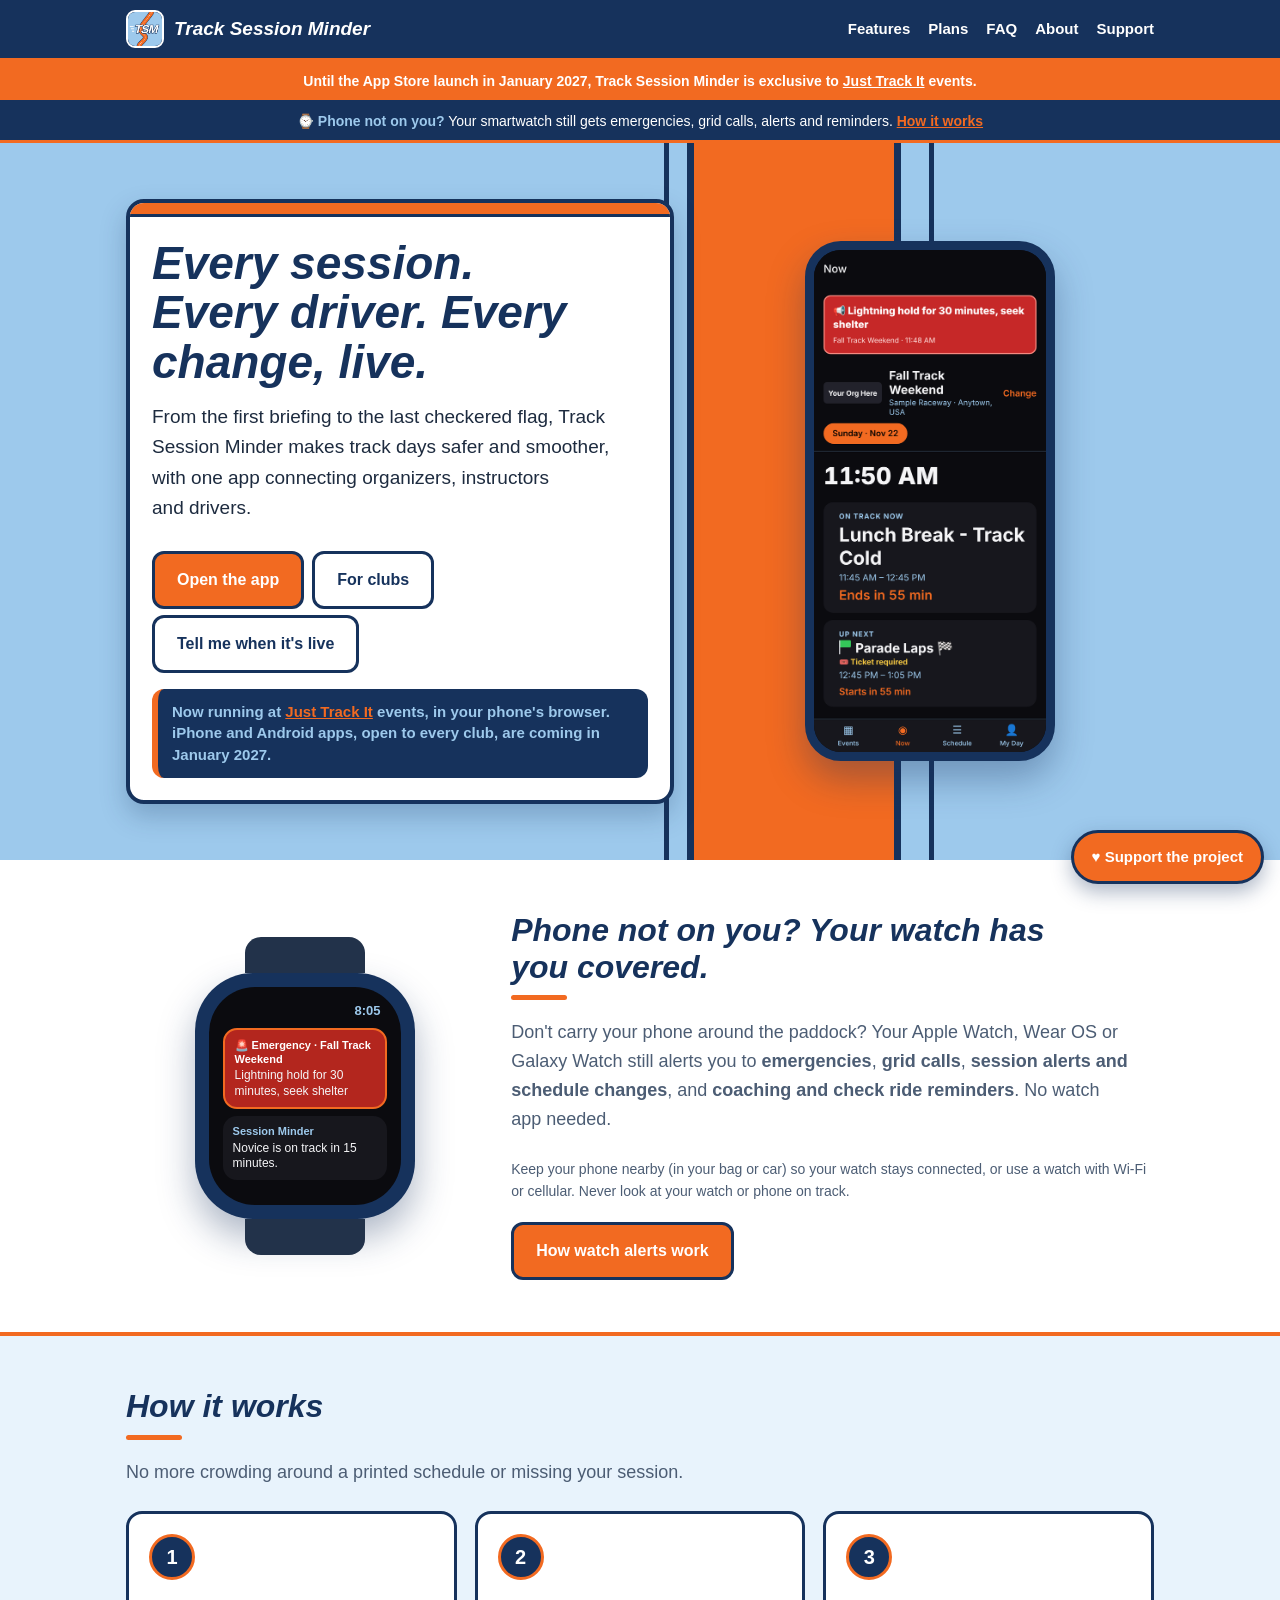
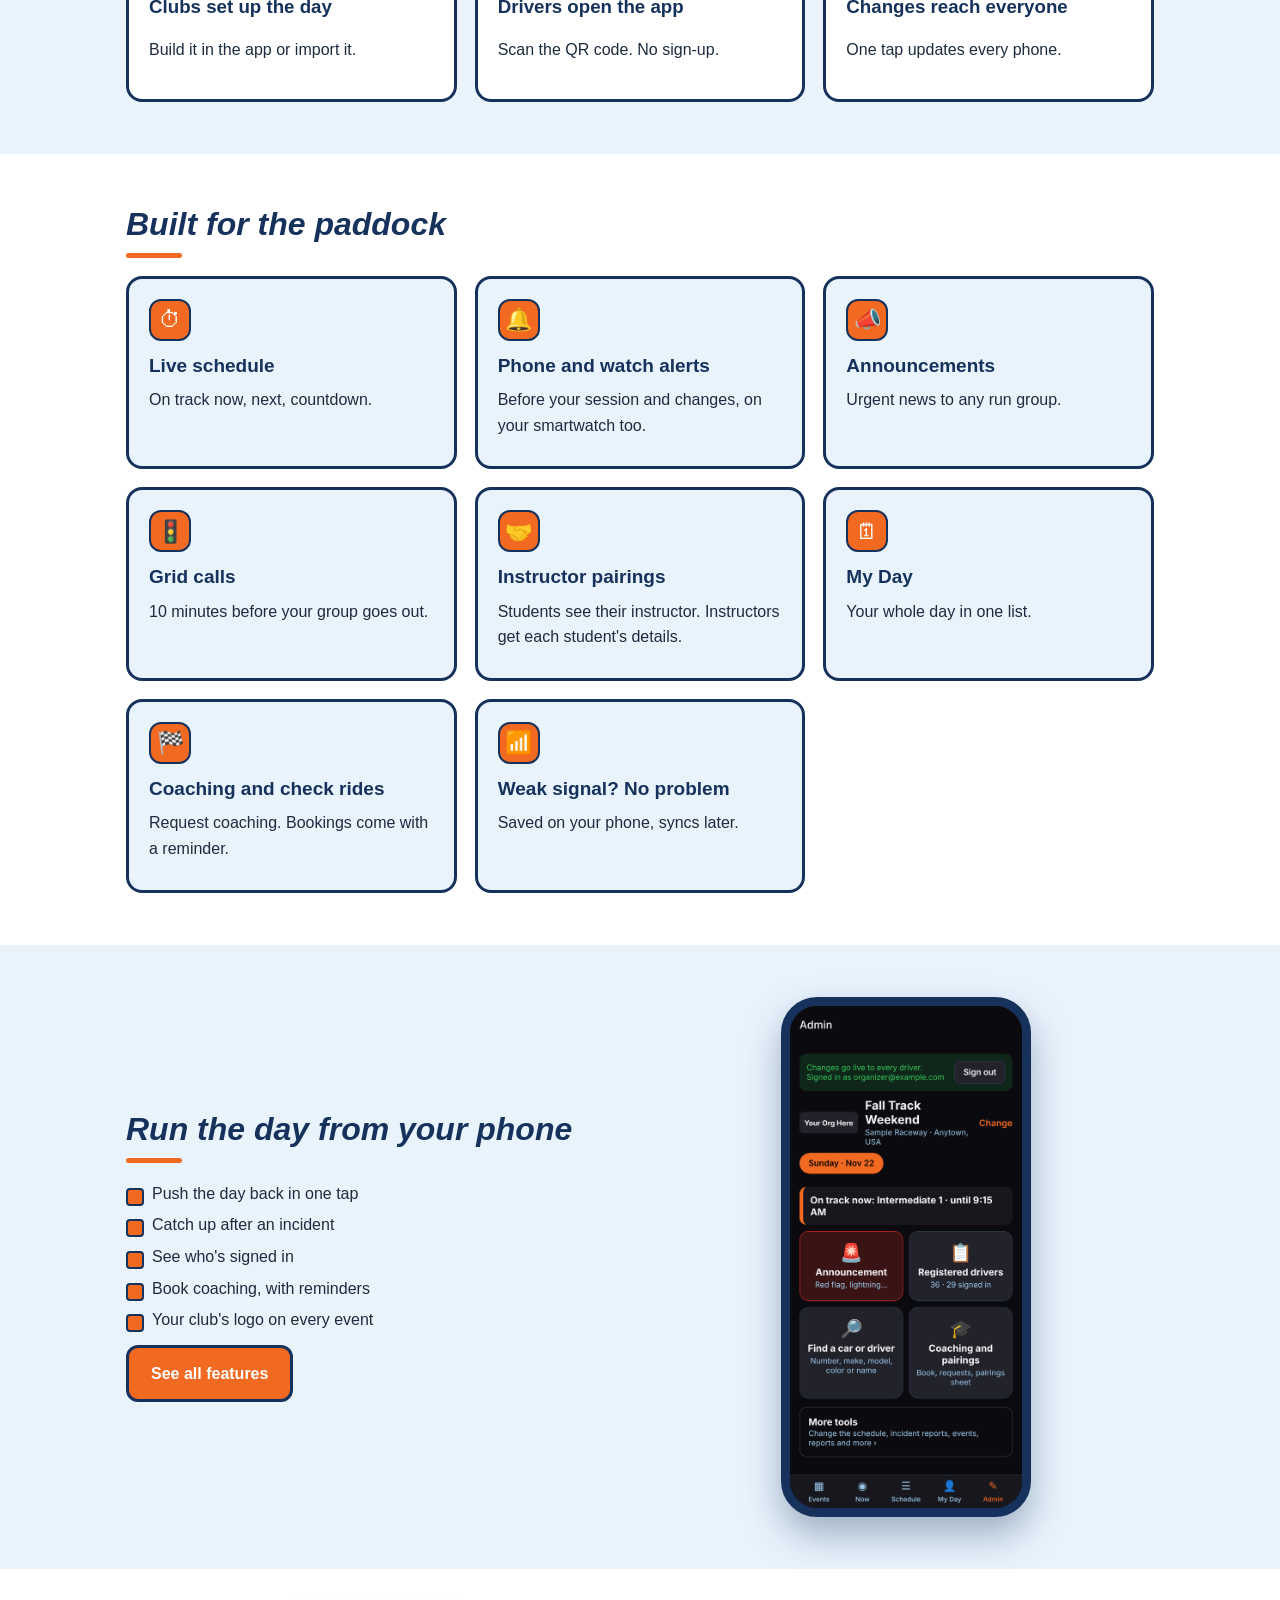
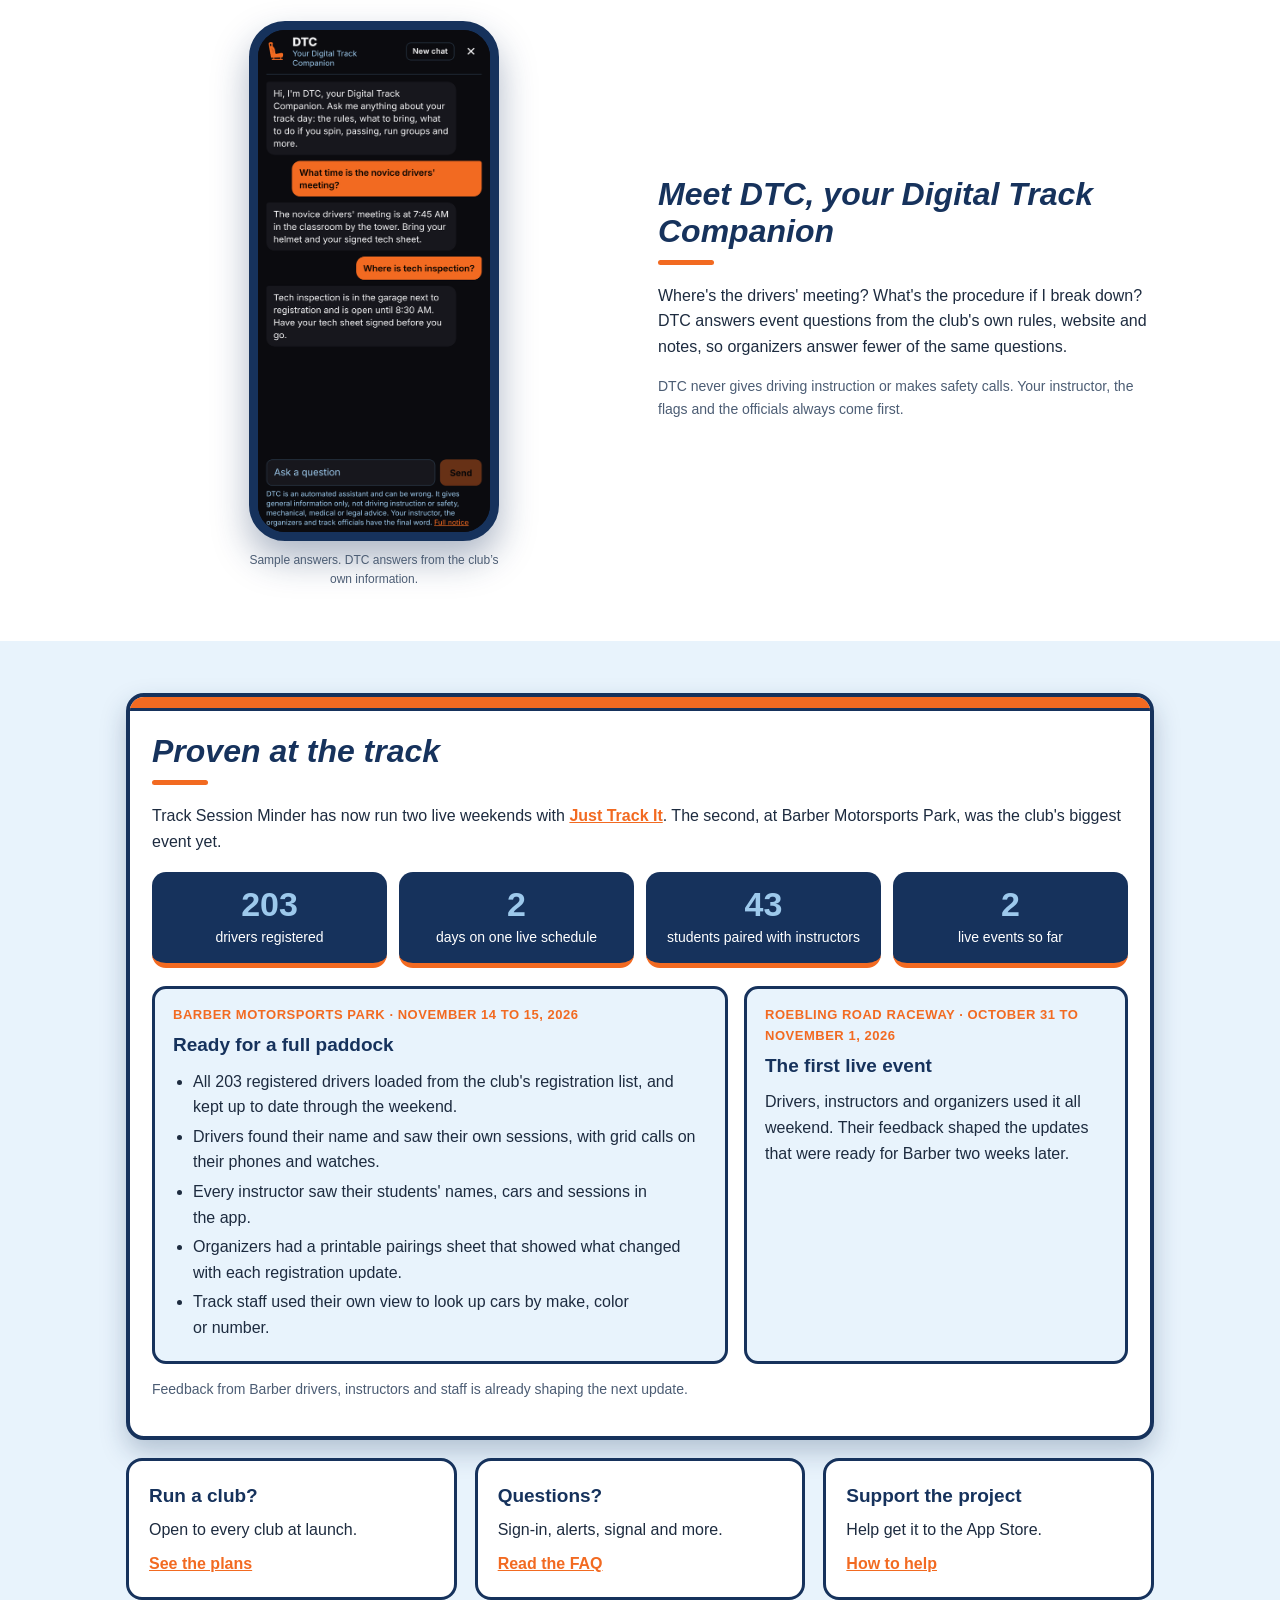
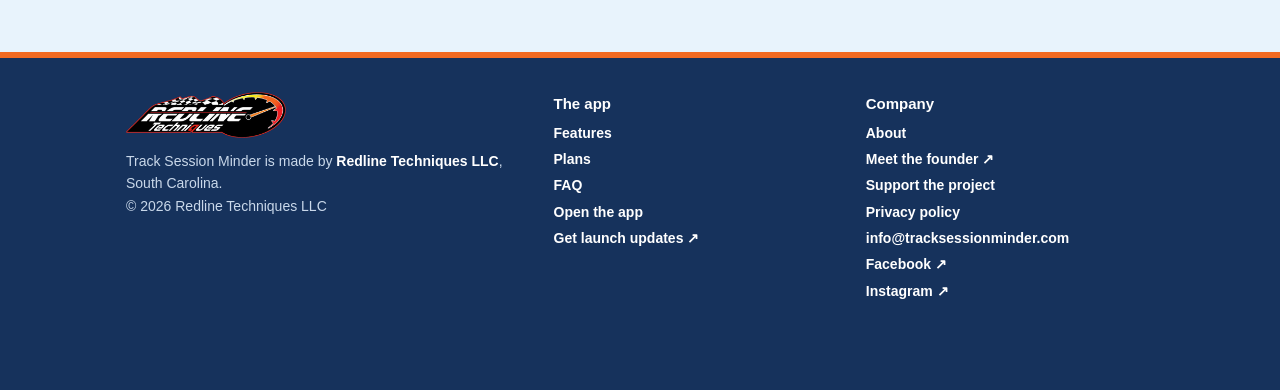
<file: index.html>
<!DOCTYPE html>
<html lang="en"><head><meta charset="utf-8"><meta name="viewport" content="width=device-width,initial-scale=1">
<title>Track Session Minder | Live Track Day &amp; HPDE Schedule App</title><meta name="description" content="The live schedule app for HPDE and track day events. Session alerts, grid calls, announcements and coaching, connecting organizers, instructors and drivers.">
<link rel="canonical" href="https://tracksessionminder.com/"><meta name="theme-color" content="#16325C">
<meta property="og:type" content="website"><meta property="og:site_name" content="Track Session Minder"><meta property="og:url" content="https://tracksessionminder.com/">
<meta property="og:title" content="Track Session Minder | Live Track Day &amp; HPDE Schedule App"><meta property="og:description" content="The live schedule app for HPDE and track day events. Session alerts, grid calls, announcements and coaching, connecting organizers, instructors and drivers.">
<meta property="og:image" content="https://tracksessionminder.com/img/og-image.png"><meta property="og:image:width" content="1200"><meta property="og:image:height" content="630"><meta property="og:image:alt" content="Track Session Minder, the live track day schedule app"><meta property="og:locale" content="en_US">
<meta name="twitter:card" content="summary_large_image"><meta name="twitter:title" content="Track Session Minder | Live Track Day &amp; HPDE Schedule App"><meta name="twitter:description" content="The live schedule app for HPDE and track day events. Session alerts, grid calls, announcements and coaching, connecting organizers, instructors and drivers."><meta name="twitter:image" content="https://tracksessionminder.com/img/og-image.png">
<link rel="icon" href="img/apple-touch-icon.png"><link rel="apple-touch-icon" href="img/apple-touch-icon.png">
<script type="application/ld+json">
{
 "@context": "https://schema.org",
 "@graph": [
  {
   "@type": "Organization",
   "@id": "https://tracksessionminder.com/#org",
   "name": "Redline Techniques LLC",
   "url": "https://redlinetechniques.com/",
   "email": "info@tracksessionminder.com",
   "founder": {
    "@type": "Person",
    "name": "Kevin Camire",
    "url": "https://redlinetechniques.com/"
   },
   "address": {
    "@type": "PostalAddress",
    "addressRegion": "SC",
    "addressCountry": "US"
   }
  },
  {
   "@type": "WebSite",
   "@id": "https://tracksessionminder.com/#site",
   "url": "https://tracksessionminder.com/",
   "name": "Track Session Minder",
   "publisher": {
    "@id": "https://tracksessionminder.com/#org"
   }
  },
  {
   "@type": "WebApplication",
   "@id": "https://tracksessionminder.com/#app",
   "name": "Track Session Minder",
   "url": "https://tracksessionminder.com/",
   "applicationCategory": "SportsApplication",
   "operatingSystem": "Any (web browser); iOS and Android coming January 2027",
   "browserRequirements": "Requires a modern web browser",
   "description": "The live schedule app for HPDE and track day events. Session alerts, grid calls, announcements and coaching, connecting organizers, instructors and drivers.",
   "image": "https://tracksessionminder.com/img/tsm-logo.png",
   "publisher": {
    "@id": "https://tracksessionminder.com/#org"
   },
   "featureList": [
    "Live track day schedule",
    "Phone and smartwatch session alerts",
    "Grid calls",
    "Announcements to run groups",
    "Instructor pairings",
    "Coaching and check ride bookings",
    "Offline schedule with sync"
   ]
  },
  {
   "@type": "WebPage",
   "@id": "https://tracksessionminder.com/#page",
   "url": "https://tracksessionminder.com/",
   "name": "Track Session Minder | Live Track Day & HPDE Schedule App",
   "isPartOf": {
    "@id": "https://tracksessionminder.com/#site"
   }
  }
 ]
}
</script>
<link rel="stylesheet" href="style.css"></head><body>
<header class="top"><div class="wrap"><a class="brand" href="./"><img src="img/tsm-logo.png" alt="" width="38" height="38">Track Session Minder</a><nav><a href="features.html">Features</a><a href="plans.html">Plans</a><a href="faq.html">FAQ</a><a href="about.html">About</a><a href="support.html">Support</a></nav></div></header>
<div class="excl"><div class="wrap">Until the App Store launch in January 2027, Track Session Minder is exclusive to <a href="https://justtrackit.net">Just Track It</a> events.</div></div>
<div class="watchbar"><div class="wrap">⌚ <b>Phone not on you?</b> Your smartwatch still gets emergencies, grid calls, alerts and reminders. <a href="features.html#watch">How it works</a></div></div>

<div class="livery"><div class="wrap hero">
<div class="panel"><div class="in">
<h1>Every session. Every driver. Every change, live.</h1>
<p class="sub">From the first briefing to the last checkered flag, Track Session Minder makes track days safer and smoother, with one app connecting organizers, instructors and drivers.</p>
<a class="btn" href="https://kpctoy-png.github.io/Track-Session-Minder-App/">Open the app</a><a class="btn alt" href="plans.html">For clubs</a><a class="btn alt" href="https://docs.google.com/forms/d/e/1FAIpQLSccAiAaE_nMLNOswQNO2KGtIUjFe5UOgbMHYStyCKjakIfU-Q/viewform" target="_blank" rel="noopener">Tell me when it's live</a>
<p class="excl-note">Now running at <a href="https://justtrackit.net">Just Track It</a> events, in your phone's browser. iPhone and Android apps, open to every club, are coming in January 2027.</p>
</div></div>
<div class="phones"><div class="shotwrap"><div class="shot"><img src="img/screens/now-lightning.png" alt="Now screen with a red emergency message: Lightning hold for 30 minutes, seek shelter" width="540" height="1169"></div></div></div>
</div></div>

<section class="watchcall"><div class="wrap split wide rev">
<div class="phones"><div class="watch"><div class="face">
<div class="wt">8:05</div>
<div class="wn emg"><b>🚨 Emergency · Fall Track Weekend</b>Lightning hold for 30 minutes, seek shelter</div>
<div class="wn"><b>Session Minder</b>Novice is on track in 15 minutes.</div>
</div></div></div>
<div><h2 class="title">Phone not on you? Your watch has you covered.</h2><div class="rule"></div>
<p class="lead">Don't carry your phone around the paddock? Your Apple Watch, Wear OS or Galaxy Watch still alerts you to <b>emergencies</b>, <b>grid calls</b>, <b>session alerts and schedule changes</b>, and <b>coaching and check ride reminders</b>. No watch app needed.</p>
<p class="note">Keep your phone nearby (in your bag or car) so your watch stays connected, or use a watch with Wi-Fi or cellular. Never look at your watch or phone on track.</p>
<a class="btn" href="features.html#watch">How watch alerts work</a></div>
</div></section>

<section><div class="wrap">
<h2 class="title">How it works</h2><div class="rule"></div>
<p class="lead">No more crowding around a printed schedule or missing your session.</p>
<div class="steps">
<div class="step"><h3>Clubs set up the day</h3><p>Build it in the app or import it.</p></div>
<div class="step"><h3>Drivers open the app</h3><p>Scan the QR code. No sign-up.</p></div>
<div class="step"><h3>Changes reach everyone</h3><p>One tap updates every phone.</p></div>
</div></div></section>

<section class="alt"><div class="wrap">
<h2 class="title">Built for the paddock</h2><div class="rule"></div>
<div class="grid">
<div class="card"><div class="ico">⏱</div><h3>Live schedule</h3><p>On track now, next, countdown.</p></div>
<div class="card"><div class="ico">🔔</div><h3>Phone and watch alerts</h3><p>Before your session and changes, on your smartwatch too.</p></div>
<div class="card"><div class="ico">📣</div><h3>Announcements</h3><p>Urgent news to any run group.</p></div>
<div class="card"><div class="ico">🚦</div><h3>Grid calls</h3><p>10 minutes before your group goes out.</p></div>
<div class="card"><div class="ico">🤝</div><h3>Instructor pairings</h3><p>Students see their instructor. Instructors get each student's details.</p></div>
<div class="card"><div class="ico">🗓</div><h3>My Day</h3><p>Your whole day in one list.</p></div>
<div class="card"><div class="ico">🏁</div><h3>Coaching and check rides</h3><p>Request coaching. Bookings come with a reminder.</p></div>
<div class="card"><div class="ico">📶</div><h3>Weak signal? No problem</h3><p>Saved on your phone, syncs later.</p></div>
</div></div></section>

<section><div class="wrap split">
<div><h2 class="title">Run the day from your phone</h2><div class="rule"></div>
<ul class="ticks">
<li>Push the day back in one tap</li>
<li>Catch up after an incident</li>
<li>See who's signed in</li>
<li>Book coaching, with reminders</li>
<li>Your club's logo on every event</li>
</ul>
<a class="btn" href="features.html">See all features</a></div>
<div class="phones"><div class="shotwrap"><div class="shot"><img src="img/screens/admin.png" alt="Admin home with Announcement, Registered drivers, Find a car or driver, and Coaching and pairings" width="540" height="1169" loading="lazy"></div></div></div>
</div></section>

<section class="alt"><div class="wrap split">
<div class="phones"><div class="shotwrap"><div class="shot"><img src="img/screens/dtc.png" alt="DTC answering questions about the novice meeting time and tech inspection" width="540" height="1169" loading="lazy"></div><p class="shot-cap">Sample answers. DTC answers from the club’s own information.</p></div></div>
<div><h2 class="title">Meet DTC, your Digital Track Companion</h2><div class="rule"></div>
<p>Where's the drivers' meeting? What's the procedure if I break down? DTC answers event questions from the club's own rules, website and notes, so organizers answer fewer of the same questions.</p>
<p class="note">DTC never gives driving instruction or makes safety calls. Your instructor, the flags and the officials always come first.</p></div>
</div></section>

<section><div class="wrap">
<div class="panel"><div class="in">
<h2 class="title">Proven at the track</h2><div class="rule"></div>
<p>Track Session Minder has now run two live weekends with <a href="https://justtrackit.net">Just Track It</a>. The second, at Barber Motorsports Park, was the club's biggest event yet.</p>
<div class="stats">
<div class="stat"><b>203</b><span>drivers registered</span></div>
<div class="stat"><b>2</b><span>days on one live schedule</span></div>
<div class="stat"><b>43</b><span>students paired with instructors</span></div>
<div class="stat"><b>2</b><span>live events so far</span></div>
</div>
<div class="events">
<div class="ev"><div class="when">Barber Motorsports Park · November 14 to 15, 2026</div>
<h3>Ready for a full paddock</h3>
<ul class="did">
<li>All 203 registered drivers loaded from the club's registration list, and kept up to date through the weekend.</li>
<li>Drivers found their name and saw their own sessions, with grid calls on their phones and watches.</li>
<li>Every instructor saw their students' names, cars and sessions in the app.</li>
<li>Organizers had a printable pairings sheet that showed what changed with each registration update.</li>
<li>Track staff used their own view to look up cars by make, color or number.</li>
</ul></div>
<div class="ev"><div class="when">Roebling Road Raceway · October 31 to November 1, 2026</div>
<h3>The first live event</h3>
<p>Drivers, instructors and organizers used it all weekend. Their feedback shaped the updates that were ready for Barber two weeks later.</p></div>
</div>
<p class="note">Feedback from Barber drivers, instructors and staff is already shaping the next update.</p>
</div></div>
<div class="grid" style="margin-top:18px">
<div class="card"><h3>Run a club?</h3><p>Open to every club at launch.</p><a href="plans.html">See the plans</a></div>
<div class="card"><h3>Questions?</h3><p>Sign-in, alerts, signal and more.</p><a href="faq.html">Read the FAQ</a></div>
<div class="card"><h3>Support the project</h3><p>Help get it to the App Store.</p><a href="support.html">How to help</a></div>
</div></div></section>

<footer><div class="wrap">
<div><a href="https://redlinetechniques.com/" aria-label="Redline Techniques website" style="display:inline-block;margin:0"><img src="img/redline-techniques-logo.png" alt="Redline Techniques" width="300" height="86" loading="lazy" decoding="async"></a><div>Track Session Minder is made by <a href="https://redlinetechniques.com/" style="display:inline;margin:0">Redline Techniques LLC</a>, South Carolina.</div><div>© 2026 Redline Techniques LLC</div></div>
<div><h4>The app</h4><a href="features.html">Features</a><a href="plans.html">Plans</a><a href="faq.html">FAQ</a><a href="https://kpctoy-png.github.io/Track-Session-Minder-App/">Open the app</a><a href="https://docs.google.com/forms/d/e/1FAIpQLSccAiAaE_nMLNOswQNO2KGtIUjFe5UOgbMHYStyCKjakIfU-Q/viewform" target="_blank" rel="noopener">Get launch updates ↗</a></div>
<div><h4>Company</h4><a href="about.html">About</a><a href="https://redlinetechniques.com/">Meet the founder ↗</a><a href="support.html">Support the project</a><a href="privacy.html">Privacy policy</a><a href="mailto:info@tracksessionminder.com">info@tracksessionminder.com</a><a href="https://www.facebook.com/tracksessionminder" target="_blank" rel="noopener">Facebook ↗</a><a href="https://www.instagram.com/tracksessionminder/" target="_blank" rel="noopener">Instagram ↗</a></div>
</div></footer>
<a class="float-support" href="https://ko-fi.com/tracksessionminder" target="_blank" rel="noopener">♥ Support the project</a>
</body></html>
</file>
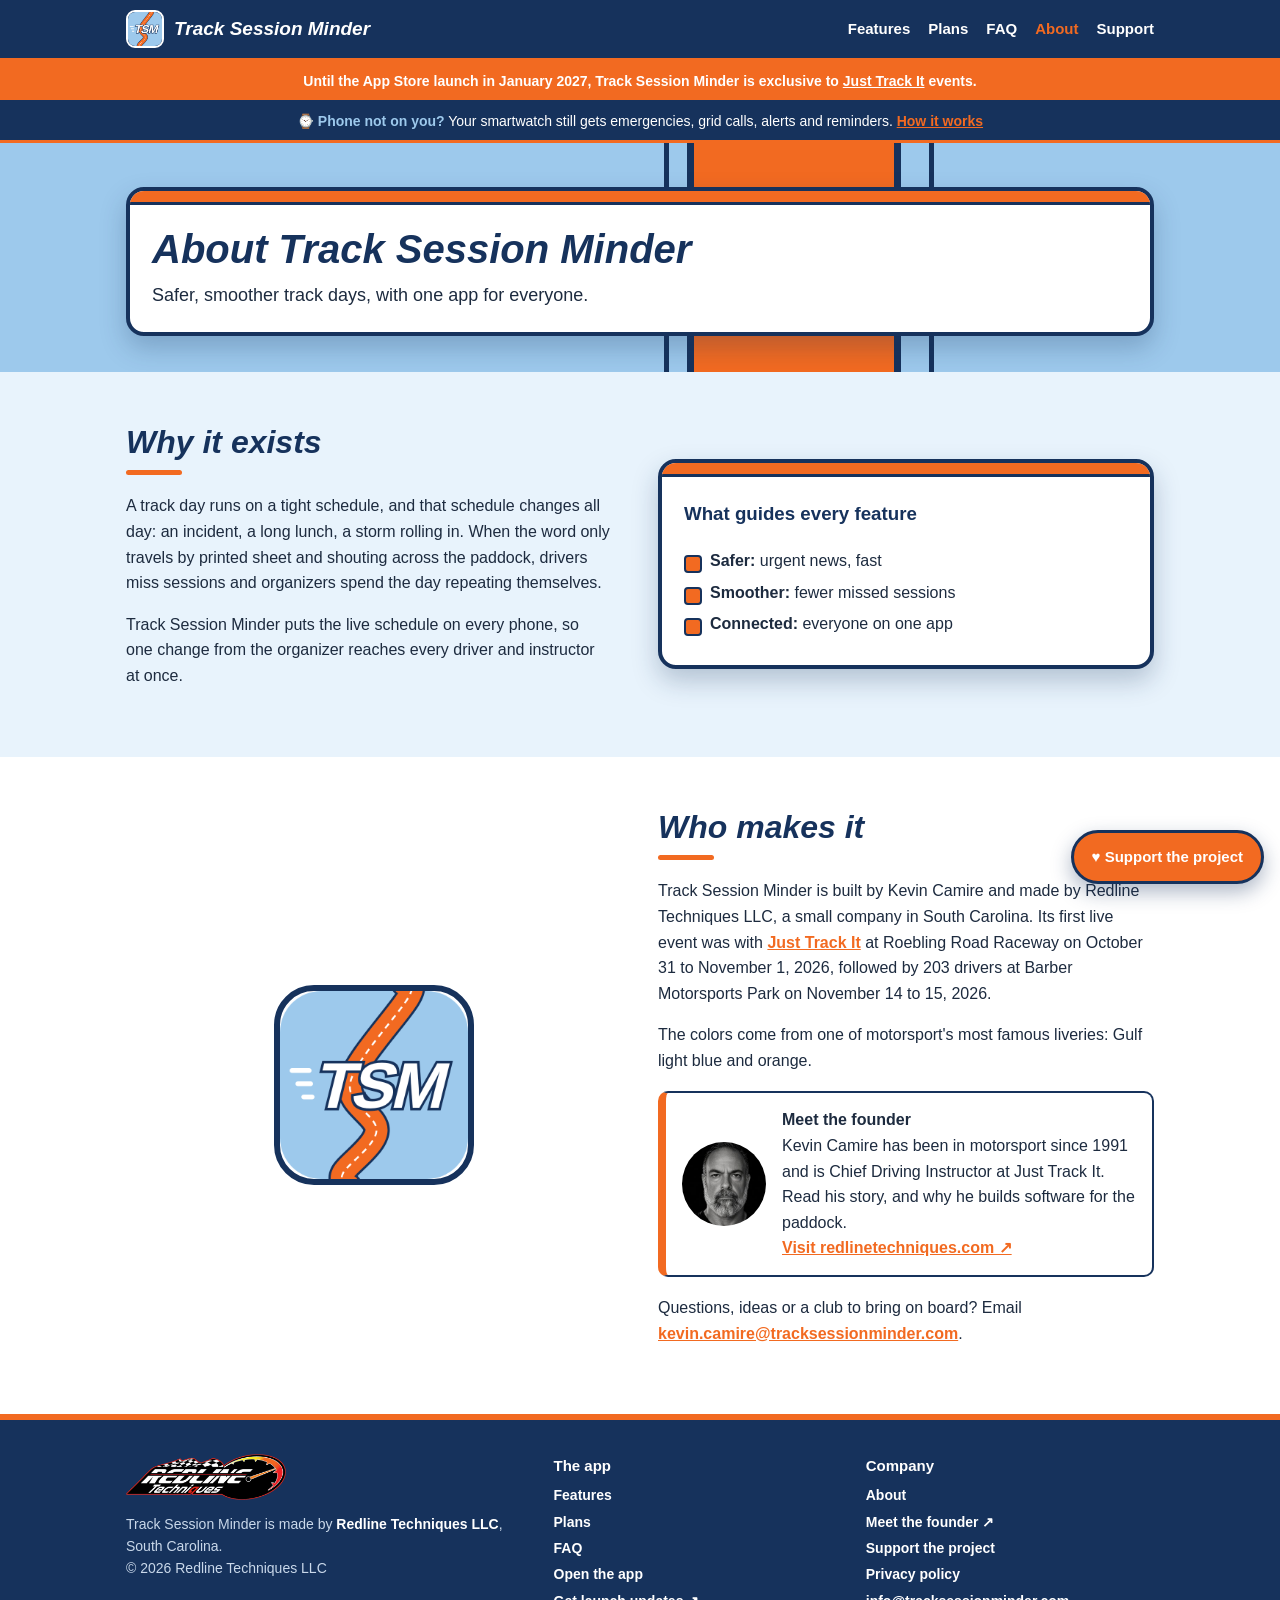
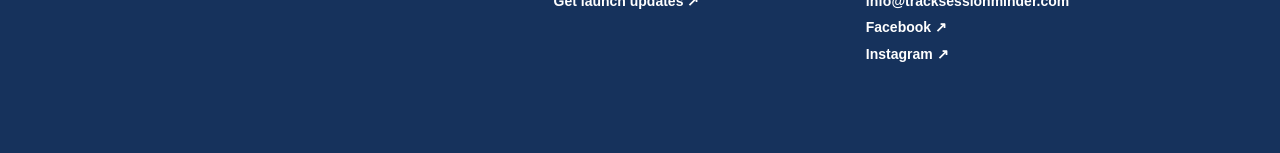
<file: about.html>
<!DOCTYPE html>
<html lang="en"><head><meta charset="utf-8"><meta name="viewport" content="width=device-width,initial-scale=1">
<title>About · Track Session Minder</title><meta name="description" content="Why Track Session Minder exists and who makes it: built by Kevin Camire of Redline Techniques LLC, a track day instructor, for safer, smoother track days.">
<link rel="canonical" href="https://tracksessionminder.com/about.html"><meta name="theme-color" content="#16325C">
<meta property="og:type" content="website"><meta property="og:site_name" content="Track Session Minder"><meta property="og:url" content="https://tracksessionminder.com/about.html">
<meta property="og:title" content="About · Track Session Minder"><meta property="og:description" content="Why Track Session Minder exists and who makes it: built by Kevin Camire of Redline Techniques LLC, a track day instructor, for safer, smoother track days.">
<meta property="og:image" content="https://tracksessionminder.com/img/og-image.png"><meta property="og:image:width" content="1200"><meta property="og:image:height" content="630"><meta property="og:image:alt" content="Track Session Minder, the live track day schedule app"><meta property="og:locale" content="en_US">
<meta name="twitter:card" content="summary_large_image"><meta name="twitter:title" content="About · Track Session Minder"><meta name="twitter:description" content="Why Track Session Minder exists and who makes it: built by Kevin Camire of Redline Techniques LLC, a track day instructor, for safer, smoother track days."><meta name="twitter:image" content="https://tracksessionminder.com/img/og-image.png">
<link rel="icon" href="img/apple-touch-icon.png"><link rel="apple-touch-icon" href="img/apple-touch-icon.png">
<script type="application/ld+json">
{
 "@context": "https://schema.org",
 "@graph": [
  {
   "@type": "Organization",
   "@id": "https://tracksessionminder.com/#org",
   "name": "Redline Techniques LLC",
   "url": "https://redlinetechniques.com/",
   "email": "info@tracksessionminder.com",
   "founder": {
    "@type": "Person",
    "name": "Kevin Camire",
    "url": "https://redlinetechniques.com/"
   },
   "address": {
    "@type": "PostalAddress",
    "addressRegion": "SC",
    "addressCountry": "US"
   }
  },
  {
   "@type": "WebSite",
   "@id": "https://tracksessionminder.com/#site",
   "url": "https://tracksessionminder.com/",
   "name": "Track Session Minder",
   "publisher": {
    "@id": "https://tracksessionminder.com/#org"
   }
  },
  {
   "@type": "WebPage",
   "@id": "https://tracksessionminder.com/about.html#page",
   "url": "https://tracksessionminder.com/about.html",
   "name": "About · Track Session Minder",
   "isPartOf": {
    "@id": "https://tracksessionminder.com/#site"
   }
  }
 ]
}
</script>
<link rel="stylesheet" href="style.css"></head><body>
<header class="top"><div class="wrap"><a class="brand" href="./"><img src="img/tsm-logo.png" alt="" width="38" height="38">Track Session Minder</a><nav><a href="features.html">Features</a><a href="plans.html">Plans</a><a href="faq.html">FAQ</a><a href="about.html" class="on">About</a><a href="support.html">Support</a></nav></div></header>
<div class="excl"><div class="wrap">Until the App Store launch in January 2027, Track Session Minder is exclusive to <a href="https://justtrackit.net">Just Track It</a> events.</div></div>
<div class="watchbar"><div class="wrap">⌚ <b>Phone not on you?</b> Your smartwatch still gets emergencies, grid calls, alerts and reminders. <a href="features.html#watch">How it works</a></div></div>
<div class="livery"><div class="wrap pagehead"><div class="panel"><div class="in"><h1>About Track Session Minder</h1><p>Safer, smoother track days, with one app for everyone.</p></div></div></div></div>
<section><div class="wrap split">
<div><h2 class="title">Why it exists</h2><div class="rule"></div>
<p>A track day runs on a tight schedule, and that schedule changes all day: an incident, a long lunch, a storm rolling in. When the word only travels by printed sheet and shouting across the paddock, drivers miss sessions and organizers spend the day repeating themselves.</p>
<p>Track Session Minder puts the live schedule on every phone, so one change from the organizer reaches every driver and instructor at once.</p></div>
<div class="panel"><div class="in"><h3 style="color:var(--navy);margin-top:0">What guides every feature</h3>
<ul class="ticks"><li><b>Safer:</b> urgent news, fast</li><li><b>Smoother:</b> fewer missed sessions</li><li><b>Connected:</b> everyone on one app</li></ul></div></div>
</div></section>
<section class="alt"><div class="wrap split">
<div class="phones"><img src="img/tsm-logo.png" alt="Track Session Minder app icon" width="512" height="512" loading="lazy" decoding="async" style="height:auto;width:200px;border-radius:40px;border:6px solid var(--navy)"></div>
<div><h2 class="title">Who makes it</h2><div class="rule"></div>
<p>Track Session Minder is built by Kevin Camire and made by Redline Techniques LLC, a small company in South Carolina. Its first live event was with <a href="https://justtrackit.net">Just Track It</a> at Roebling Road Raceway on October 31 to November 1, 2026, followed by 203 drivers at Barber Motorsports Park on November 14 to 15, 2026.</p>
<p>The colors come from one of motorsport's most famous liveries: Gulf light blue and orange.</p>
<div class="founder-card">
<img src="img/kevin-portrait.jpg" alt="Kevin Camire" width="84" height="84" loading="lazy" decoding="async">
<div><strong>Meet the founder</strong><br>Kevin Camire has been in motorsport since 1991 and is Chief Driving Instructor at Just Track It. Read his story, and why he builds software for the paddock.<br><a href="https://redlinetechniques.com/">Visit redlinetechniques.com ↗</a></div></div>
<p>Questions, ideas or a club to bring on board? Email <a href="mailto:kevin.camire@tracksessionminder.com">kevin.camire@tracksessionminder.com</a>.</p></div>
</div></section>

<footer><div class="wrap">
<div><a href="https://redlinetechniques.com/" aria-label="Redline Techniques website" style="display:inline-block;margin:0"><img src="img/redline-techniques-logo.png" alt="Redline Techniques" width="300" height="86" loading="lazy" decoding="async"></a><div>Track Session Minder is made by <a href="https://redlinetechniques.com/" style="display:inline;margin:0">Redline Techniques LLC</a>, South Carolina.</div><div>© 2026 Redline Techniques LLC</div></div>
<div><h4>The app</h4><a href="features.html">Features</a><a href="plans.html">Plans</a><a href="faq.html">FAQ</a><a href="https://kpctoy-png.github.io/Track-Session-Minder-App/">Open the app</a><a href="https://docs.google.com/forms/d/e/1FAIpQLSccAiAaE_nMLNOswQNO2KGtIUjFe5UOgbMHYStyCKjakIfU-Q/viewform" target="_blank" rel="noopener">Get launch updates ↗</a></div>
<div><h4>Company</h4><a href="about.html">About</a><a href="https://redlinetechniques.com/">Meet the founder ↗</a><a href="support.html">Support the project</a><a href="privacy.html">Privacy policy</a><a href="mailto:info@tracksessionminder.com">info@tracksessionminder.com</a><a href="https://www.facebook.com/tracksessionminder" target="_blank" rel="noopener">Facebook ↗</a><a href="https://www.instagram.com/tracksessionminder/" target="_blank" rel="noopener">Instagram ↗</a></div>
</div></footer>
<a class="float-support" href="https://ko-fi.com/tracksessionminder" target="_blank" rel="noopener">♥ Support the project</a>
</body></html>
</file>
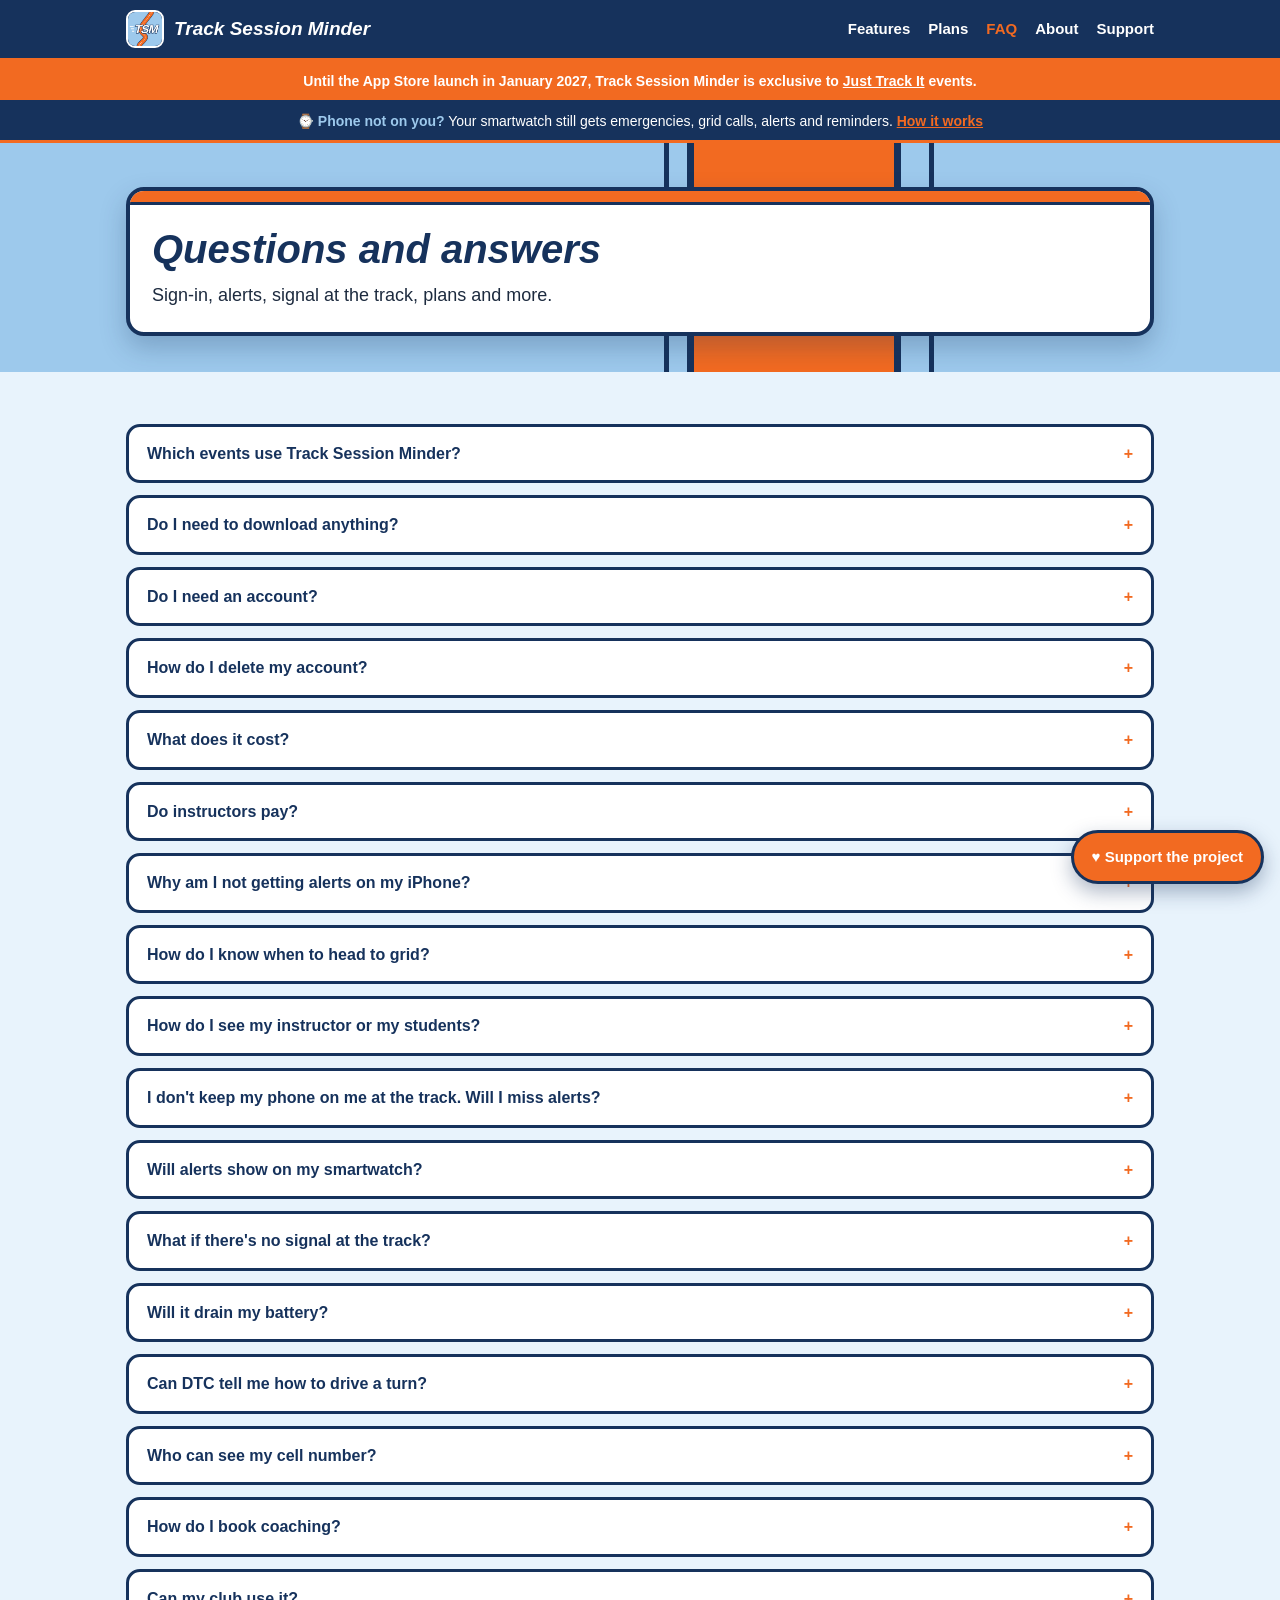
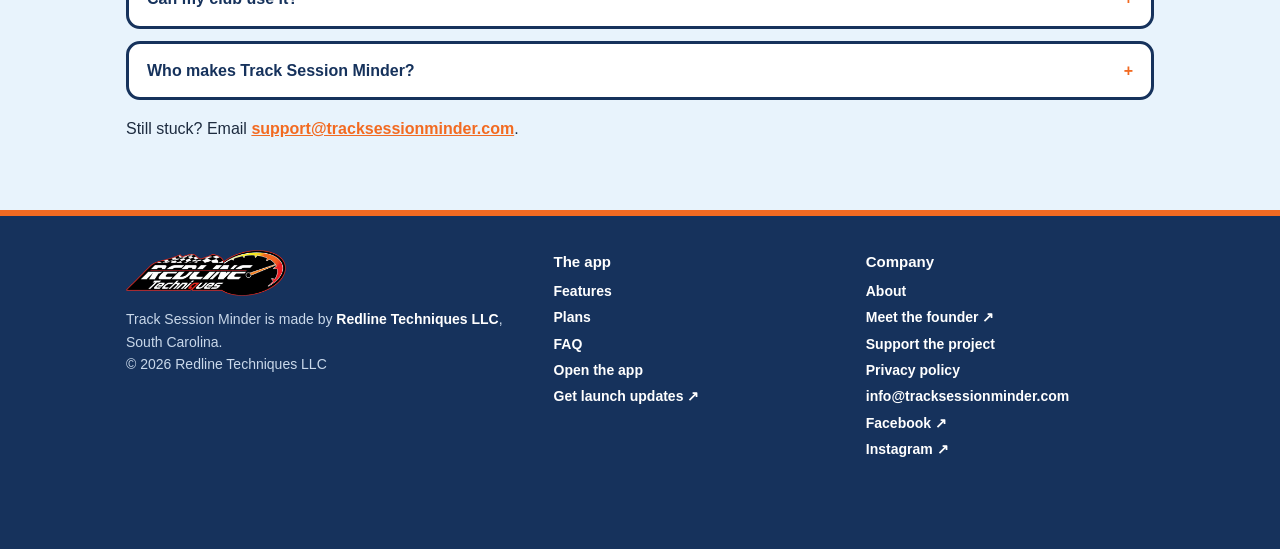
<file: faq.html>
<!DOCTYPE html>
<html lang="en"><head><meta charset="utf-8"><meta name="viewport" content="width=device-width,initial-scale=1">
<title>Track Day App FAQ · Track Session Minder</title><meta name="description" content="Answers about Track Session Minder: finding your name, alerts on iPhone and smartwatches, grid calls, weak signal at the track, coaching, plans and clubs.">
<link rel="canonical" href="https://tracksessionminder.com/faq.html"><meta name="theme-color" content="#16325C">
<meta property="og:type" content="website"><meta property="og:site_name" content="Track Session Minder"><meta property="og:url" content="https://tracksessionminder.com/faq.html">
<meta property="og:title" content="Track Day App FAQ · Track Session Minder"><meta property="og:description" content="Answers about Track Session Minder: finding your name, alerts on iPhone and smartwatches, grid calls, weak signal at the track, coaching, plans and clubs.">
<meta property="og:image" content="https://tracksessionminder.com/img/og-image.png"><meta property="og:image:width" content="1200"><meta property="og:image:height" content="630"><meta property="og:image:alt" content="Track Session Minder, the live track day schedule app"><meta property="og:locale" content="en_US">
<meta name="twitter:card" content="summary_large_image"><meta name="twitter:title" content="Track Day App FAQ · Track Session Minder"><meta name="twitter:description" content="Answers about Track Session Minder: finding your name, alerts on iPhone and smartwatches, grid calls, weak signal at the track, coaching, plans and clubs."><meta name="twitter:image" content="https://tracksessionminder.com/img/og-image.png">
<link rel="icon" href="img/apple-touch-icon.png"><link rel="apple-touch-icon" href="img/apple-touch-icon.png">
<script type="application/ld+json">
{
 "@context": "https://schema.org",
 "@graph": [
  {
   "@type": "Organization",
   "@id": "https://tracksessionminder.com/#org",
   "name": "Redline Techniques LLC",
   "url": "https://redlinetechniques.com/",
   "email": "info@tracksessionminder.com",
   "founder": {
    "@type": "Person",
    "name": "Kevin Camire",
    "url": "https://redlinetechniques.com/"
   },
   "address": {
    "@type": "PostalAddress",
    "addressRegion": "SC",
    "addressCountry": "US"
   }
  },
  {
   "@type": "WebSite",
   "@id": "https://tracksessionminder.com/#site",
   "url": "https://tracksessionminder.com/",
   "name": "Track Session Minder",
   "publisher": {
    "@id": "https://tracksessionminder.com/#org"
   }
  },
  {
   "@type": "FAQPage",
   "@id": "https://tracksessionminder.com/faq.html#faq",
   "url": "https://tracksessionminder.com/faq.html",
   "mainEntity": [
    {
     "@type": "Question",
     "name": "Which events use Track Session Minder?",
     "acceptedAnswer": {
      "@type": "Answer",
      "text": "Right now, Just Track It events. Other clubs can join after the App Store launch in January 2027."
     }
    },
    {
     "@type": "Question",
     "name": "Do I need to download anything?",
     "acceptedAnswer": {
      "@type": "Answer",
      "text": "Not today. Track Session Minder runs in your phone's web browser: scan the QR code at the track or open the link. On iPhone, tap Share then Add to Home Screen so it opens like an app. iPhone and Android apps are in testing now and coming in January 2027."
     }
    },
    {
     "@type": "Question",
     "name": "Do I need an account?",
     "acceptedAnswer": {
      "@type": "Answer",
      "text": "No account is needed to view an event's schedule. To get your own schedule, alerts and coaching, use Find my name on the My Day tab: pick your name from the event's registered drivers and enter the last 4 digits of your cell number."
     }
    },
    {
     "@type": "Question",
     "name": "How do I delete my account?",
     "acceptedAnswer": {
      "@type": "Answer",
      "text": "Signed in? Tap Delete my account at the bottom of the My Day tab, then confirm. It deletes your sign-in, your alerts and any coaching requests still waiting, and removes your name from your ratings. Your club keeps its own registration records; ask the club to remove those. Can't use the button? Email privacy@tracksessionminder.com."
     }
    },
    {
     "@type": "Question",
     "name": "What does it cost?",
     "acceptedAnswer": {
      "@type": "Answer",
      "text": "Viewing an event's schedule and emergency announcements need no plan. Participant, which starts with Find my name sign-in and adds My Day, alerts, grid calls, coaching, DTC and Share my day, is a yearly plan bought in the iPhone or Android app that renews automatically. It starts at the App Store launch. Clubs choose Practice, Qualify or Race. Pricing will be announced before the App Store launch."
     }
    },
    {
     "@type": "Question",
     "name": "Do instructors pay?",
     "acceptedAnswer": {
      "@type": "Answer",
      "text": "Each club chooses whether its instructors get the Participant features at no cost. It applies only at that club's events, and only for the people the club lists as instructors. Driving as a student at another club? There you use your own Participant plan, like any driver."
     }
    },
    {
     "@type": "Question",
     "name": "Why am I not getting alerts on my iPhone?",
     "acceptedAnswer": {
      "@type": "Answer",
      "text": "On iPhone, alerts only work when the app is added to your Home Screen. Tap Share, then Add to Home Screen, open it from the new icon, and tap Turn on alerts. It shows right after Find my name, and on the Now tab. Once you tap Allow, alerts switch on by themselves at each event."
     }
    },
    {
     "@type": "Question",
     "name": "How do I know when to head to grid?",
     "acceptedAnswer": {
      "@type": "Answer",
      "text": "Once you've used Find my name and turned on alerts, you get a grid call 10 minutes before your run group's session: \"Head to grid now.\" It follows the live schedule, so if the day runs late, your grid call moves with it. Instructors get one for their students' sessions too. Don't want them? Turn grid calls off on the Now tab. Always follow the officials at grid."
     }
    },
    {
     "@type": "Question",
     "name": "How do I see my instructor or my students?",
     "acceptedAnswer": {
      "@type": "Answer",
      "text": "If the organizers pair you with an instructor, My Day shows your instructor's name, and On track now and Up next on the Now tab show who you ride with. Instructors see each paired student's name, car number and car, with Text, Call and Email buttons. Students only see their instructor's name. Questions about a pairing? Ask at registration."
     }
    },
    {
     "@type": "Question",
     "name": "I don't keep my phone on me at the track. Will I miss alerts?",
     "acceptedAnswer": {
      "@type": "Answer",
      "text": "Not if you wear a smartwatch. Leave your phone in your bag or car nearby and your Apple Watch, Wear OS watch or Galaxy Watch still alerts you to emergencies, session alerts, schedule changes and coaching or check ride reminders. The watch has to stay connected to your phone, so keep it within Bluetooth range (about 30 feet) or use a watch with Wi-Fi or cellular. If your phone is turned off, out of battery or far away with no connection, nothing reaches your watch."
     }
    },
    {
     "@type": "Question",
     "name": "Will alerts show on my smartwatch?",
     "acceptedAnswer": {
      "@type": "Answer",
      "text": "Yes. Alerts on your phone also show on a paired Apple Watch, Wear OS watch or Galaxy Watch, including grid calls, session alerts, coaching and check ride reminders, and emergency announcements. There's no watch app to install. Turn on alerts on your phone, keep your watch's notifications on for your browser (or \"Session Minder\" on iPhone), and your watch buzzes when your phone is locked or you've left it nearby. Your watch needs to stay connected to your phone: within Bluetooth range (about 30 feet), or on Wi-Fi or its own cellular plan. Emergencies show as \"🚨 Emergency\" with a longer buzz. Never look at your watch or phone on track."
     }
    },
    {
     "@type": "Question",
     "name": "What if there's no signal at the track?",
     "acceptedAnswer": {
      "@type": "Answer",
      "text": "The app keeps the last schedule it loaded, so you can still see it. Anything you do while offline is sent as soon as you have signal again, and DTC answers from its saved FAQ until then."
     }
    },
    {
     "@type": "Question",
     "name": "Will it drain my battery?",
     "acceptedAnswer": {
      "@type": "Answer",
      "text": "No. Live updates pause while the app is in the background and catch up the moment you open it again."
     }
    },
    {
     "@type": "Question",
     "name": "Can DTC tell me how to drive a turn?",
     "acceptedAnswer": {
      "@type": "Answer",
      "text": "No. DTC never gives driving tips or instruction, and it never makes safety calls. The only exception is the club's own procedure for a spin, a breakdown or tow, or rain. Your instructor, the classroom and the drivers' meeting cover the rest."
     }
    },
    {
     "@type": "Question",
     "name": "Who can see my cell number?",
     "acceptedAnswer": {
      "@type": "Answer",
      "text": "Nobody in the app. The number comes from the club's registration, and the app only checks its last 4 digits to confirm it's you."
     }
    },
    {
     "@type": "Question",
     "name": "How do I book coaching?",
     "acceptedAnswer": {
      "@type": "Answer",
      "text": "Request it from My Day. The club confirms the booking and both you and your instructor get a reminder 15 minutes before."
     }
    },
    {
     "@type": "Question",
     "name": "Can my club use it?",
     "acceptedAnswer": {
      "@type": "Answer",
      "text": "Until the App Store launch in January 2027, Track Session Minder is exclusive to Just Track It events. After launch it's open to every club. Email info@tracksessionminder.com to get on the list, and we'll be in touch before launch."
     }
    },
    {
     "@type": "Question",
     "name": "Who makes Track Session Minder?",
     "acceptedAnswer": {
      "@type": "Answer",
      "text": "Redline Techniques LLC, a small South Carolina company. The app is built by Kevin Camire."
     }
    }
   ]
  }
 ]
}
</script>
<link rel="stylesheet" href="style.css"></head><body>
<header class="top"><div class="wrap"><a class="brand" href="./"><img src="img/tsm-logo.png" alt="" width="38" height="38">Track Session Minder</a><nav><a href="features.html">Features</a><a href="plans.html">Plans</a><a href="faq.html" class="on">FAQ</a><a href="about.html">About</a><a href="support.html">Support</a></nav></div></header>
<div class="excl"><div class="wrap">Until the App Store launch in January 2027, Track Session Minder is exclusive to <a href="https://justtrackit.net">Just Track It</a> events.</div></div>
<div class="watchbar"><div class="wrap">⌚ <b>Phone not on you?</b> Your smartwatch still gets emergencies, grid calls, alerts and reminders. <a href="features.html#watch">How it works</a></div></div>
<div class="livery"><div class="wrap pagehead"><div class="panel"><div class="in"><h1>Questions and answers</h1><p>Sign-in, alerts, signal at the track, plans and more.</p></div></div></div></div><section><div class="wrap"><details><summary>Which events use Track Session Minder?</summary><p>Right now, <a href="https://justtrackit.net">Just Track It</a> events. Other clubs can join after the App Store launch in January 2027.</p></details><details><summary>Do I need to download anything?</summary><p>Not today. Track Session Minder runs in your phone's web browser: scan the QR code at the track or open the link. On iPhone, tap Share then Add to Home Screen so it opens like an app. iPhone and Android apps are in testing now and coming in January 2027.</p></details><details><summary>Do I need an account?</summary><p>No account is needed to view an event's schedule. To get your own schedule, alerts and coaching, use Find my name on the My Day tab: pick your name from the event's registered drivers and enter the last 4 digits of your cell number.</p></details><details><summary>How do I delete my account?</summary><p>Signed in? Tap <b>Delete my account</b> at the bottom of the My Day tab, then confirm. It deletes your sign-in, your alerts and any coaching requests still waiting, and removes your name from your ratings. Your club keeps its own registration records; ask the club to remove those. Can't use the button? Email <a href="mailto:privacy@tracksessionminder.com">privacy@tracksessionminder.com</a>.</p></details><details><summary>What does it cost?</summary><p>Viewing an event's schedule and emergency announcements need no plan. Participant, which starts with Find my name sign-in and adds My Day, alerts, grid calls, coaching, DTC and Share my day, is a yearly plan bought in the iPhone or Android app that renews automatically. It starts at the App Store launch. Clubs choose Practice, Qualify or Race. Pricing will be announced before the App Store launch.</p></details><details><summary>Do instructors pay?</summary><p>Each club chooses whether its instructors get the Participant features at no cost. It applies only at that club's events, and only for the people the club lists as instructors. Driving as a student at another club? There you use your own Participant plan, like any driver.</p></details><details><summary>Why am I not getting alerts on my iPhone?</summary><p>On iPhone, alerts only work when the app is added to your Home Screen. Tap Share, then Add to Home Screen, open it from the new icon, and tap Turn on alerts. It shows right after Find my name, and on the Now tab. Once you tap Allow, alerts switch on by themselves at each event.</p></details><details><summary>How do I know when to head to grid?</summary><p>Once you've used Find my name and turned on alerts, you get a grid call 10 minutes before your run group's session: "Head to grid now." It follows the live schedule, so if the day runs late, your grid call moves with it. Instructors get one for their students' sessions too. Don't want them? Turn grid calls off on the Now tab. Always follow the officials at grid.</p></details><details><summary>How do I see my instructor or my students?</summary><p>If the organizers pair you with an instructor, My Day shows your instructor's name, and On track now and Up next on the Now tab show who you ride with. Instructors see each paired student's name, car number and car, with Text, Call and Email buttons. Students only see their instructor's name. Questions about a pairing? Ask at registration.</p></details><details><summary>I don't keep my phone on me at the track. Will I miss alerts?</summary><p>Not if you wear a smartwatch. Leave your phone in your bag or car nearby and your Apple Watch, Wear OS watch or Galaxy Watch still alerts you to emergencies, session alerts, schedule changes and coaching or check ride reminders. The watch has to stay connected to your phone, so keep it within Bluetooth range (about 30 feet) or use a watch with Wi-Fi or cellular. If your phone is turned off, out of battery or far away with no connection, nothing reaches your watch.</p></details><details><summary>Will alerts show on my smartwatch?</summary><p>Yes. Alerts on your phone also show on a paired Apple Watch, Wear OS watch or Galaxy Watch, including grid calls, session alerts, coaching and check ride reminders, and emergency announcements. There's no watch app to install. Turn on alerts on your phone, keep your watch's notifications on for your browser (or "Session Minder" on iPhone), and your watch buzzes when your phone is locked or you've left it nearby. Your watch needs to stay connected to your phone: within Bluetooth range (about 30 feet), or on Wi-Fi or its own cellular plan. Emergencies show as "🚨 Emergency" with a longer buzz. Never look at your watch or phone on track.</p></details><details><summary>What if there's no signal at the track?</summary><p>The app keeps the last schedule it loaded, so you can still see it. Anything you do while offline is sent as soon as you have signal again, and DTC answers from its saved FAQ until then.</p></details><details><summary>Will it drain my battery?</summary><p>No. Live updates pause while the app is in the background and catch up the moment you open it again.</p></details><details><summary>Can DTC tell me how to drive a turn?</summary><p>No. DTC never gives driving tips or instruction, and it never makes safety calls. The only exception is the club's own procedure for a spin, a breakdown or tow, or rain. Your instructor, the classroom and the drivers' meeting cover the rest.</p></details><details><summary>Who can see my cell number?</summary><p>Nobody in the app. The number comes from the club's registration, and the app only checks its last 4 digits to confirm it's you.</p></details><details><summary>How do I book coaching?</summary><p>Request it from My Day. The club confirms the booking and both you and your instructor get a reminder 15 minutes before.</p></details><details><summary>Can my club use it?</summary><p>Until the App Store launch in January 2027, Track Session Minder is exclusive to <a href="https://justtrackit.net">Just Track It</a> events. After launch it's open to every club. Email <a href="mailto:info@tracksessionminder.com">info@tracksessionminder.com</a> to get on the list, and we'll be in touch before launch.</p></details><details><summary>Who makes Track Session Minder?</summary><p>Redline Techniques LLC, a small South Carolina company. The app is built by Kevin Camire.</p></details><p>Still stuck? Email <a href="mailto:support@tracksessionminder.com">support@tracksessionminder.com</a>.</p></div></section>
<footer><div class="wrap">
<div><a href="https://redlinetechniques.com/" aria-label="Redline Techniques website" style="display:inline-block;margin:0"><img src="img/redline-techniques-logo.png" alt="Redline Techniques" width="300" height="86" loading="lazy" decoding="async"></a><div>Track Session Minder is made by <a href="https://redlinetechniques.com/" style="display:inline;margin:0">Redline Techniques LLC</a>, South Carolina.</div><div>© 2026 Redline Techniques LLC</div></div>
<div><h4>The app</h4><a href="features.html">Features</a><a href="plans.html">Plans</a><a href="faq.html">FAQ</a><a href="https://kpctoy-png.github.io/Track-Session-Minder-App/">Open the app</a><a href="https://docs.google.com/forms/d/e/1FAIpQLSccAiAaE_nMLNOswQNO2KGtIUjFe5UOgbMHYStyCKjakIfU-Q/viewform" target="_blank" rel="noopener">Get launch updates ↗</a></div>
<div><h4>Company</h4><a href="about.html">About</a><a href="https://redlinetechniques.com/">Meet the founder ↗</a><a href="support.html">Support the project</a><a href="privacy.html">Privacy policy</a><a href="mailto:info@tracksessionminder.com">info@tracksessionminder.com</a><a href="https://www.facebook.com/tracksessionminder" target="_blank" rel="noopener">Facebook ↗</a><a href="https://www.instagram.com/tracksessionminder/" target="_blank" rel="noopener">Instagram ↗</a></div>
</div></footer>
<a class="float-support" href="https://ko-fi.com/tracksessionminder" target="_blank" rel="noopener">♥ Support the project</a>
</body></html>
</file>
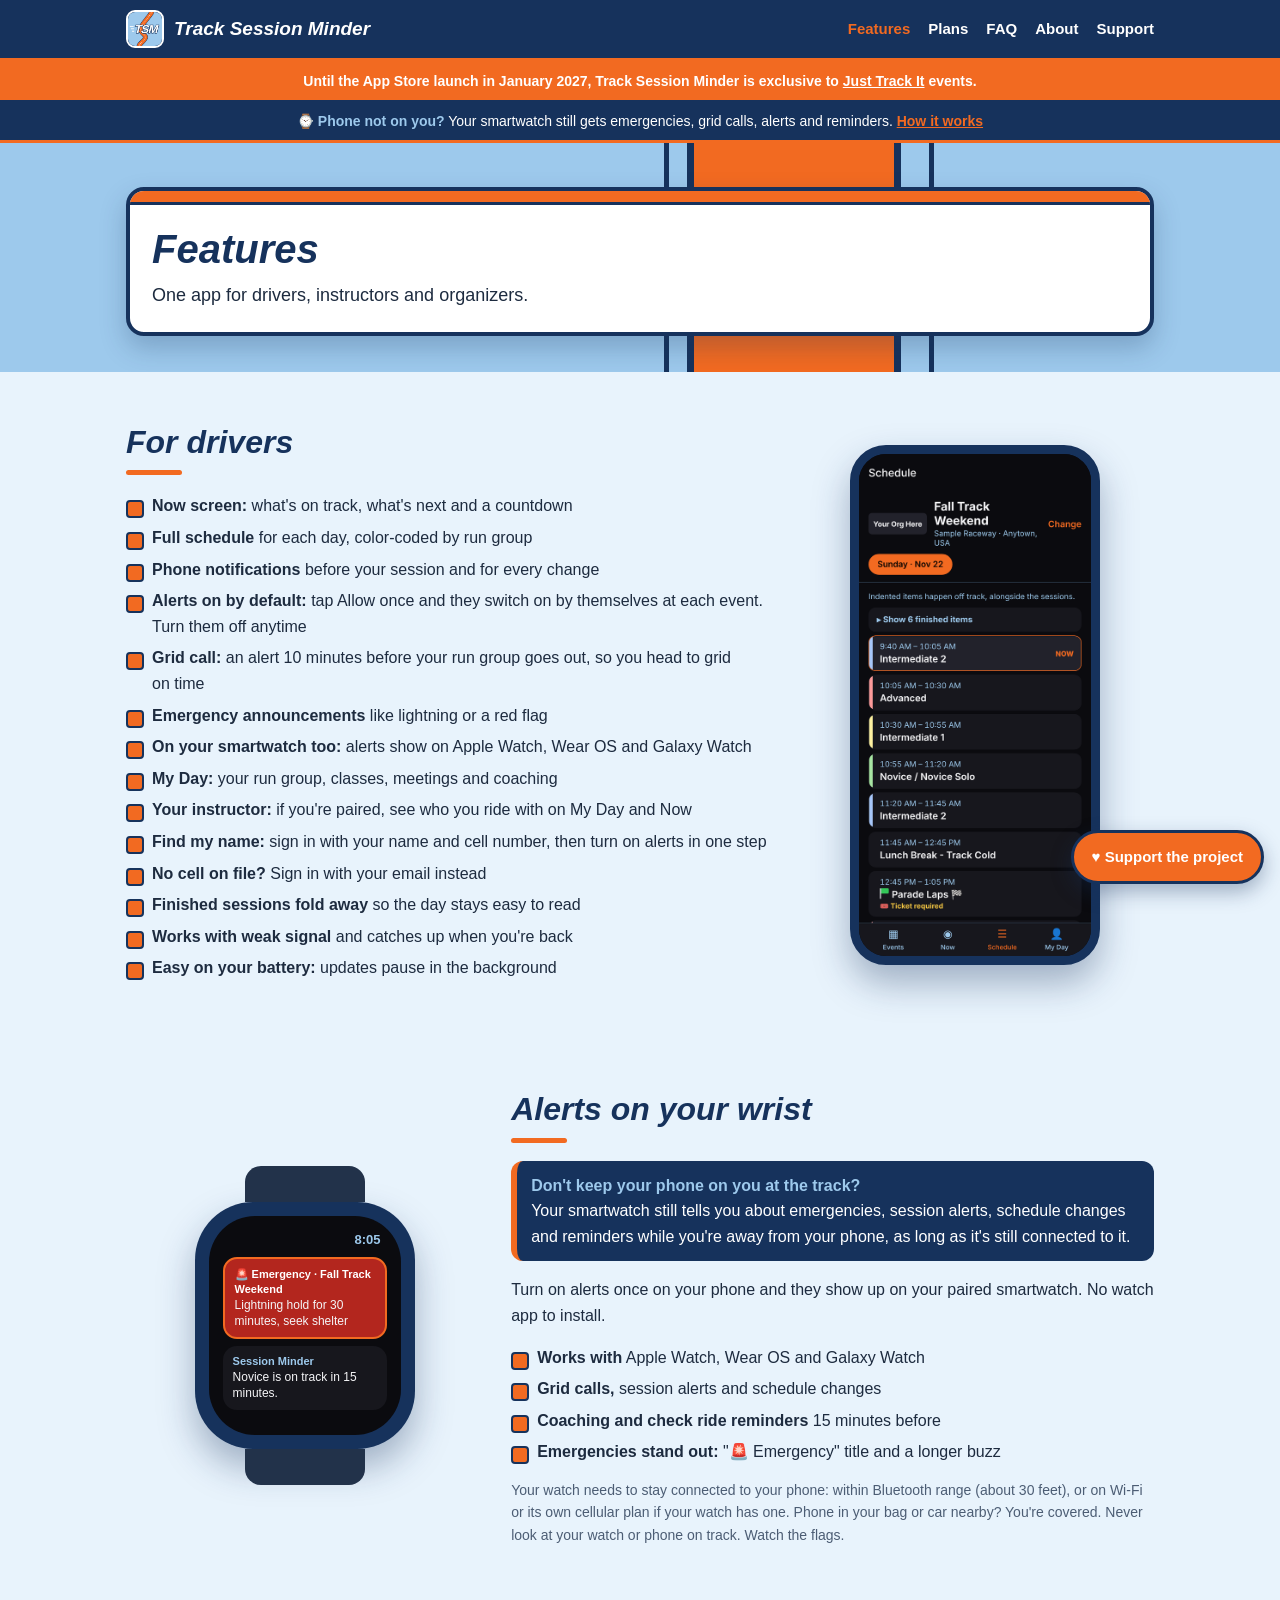
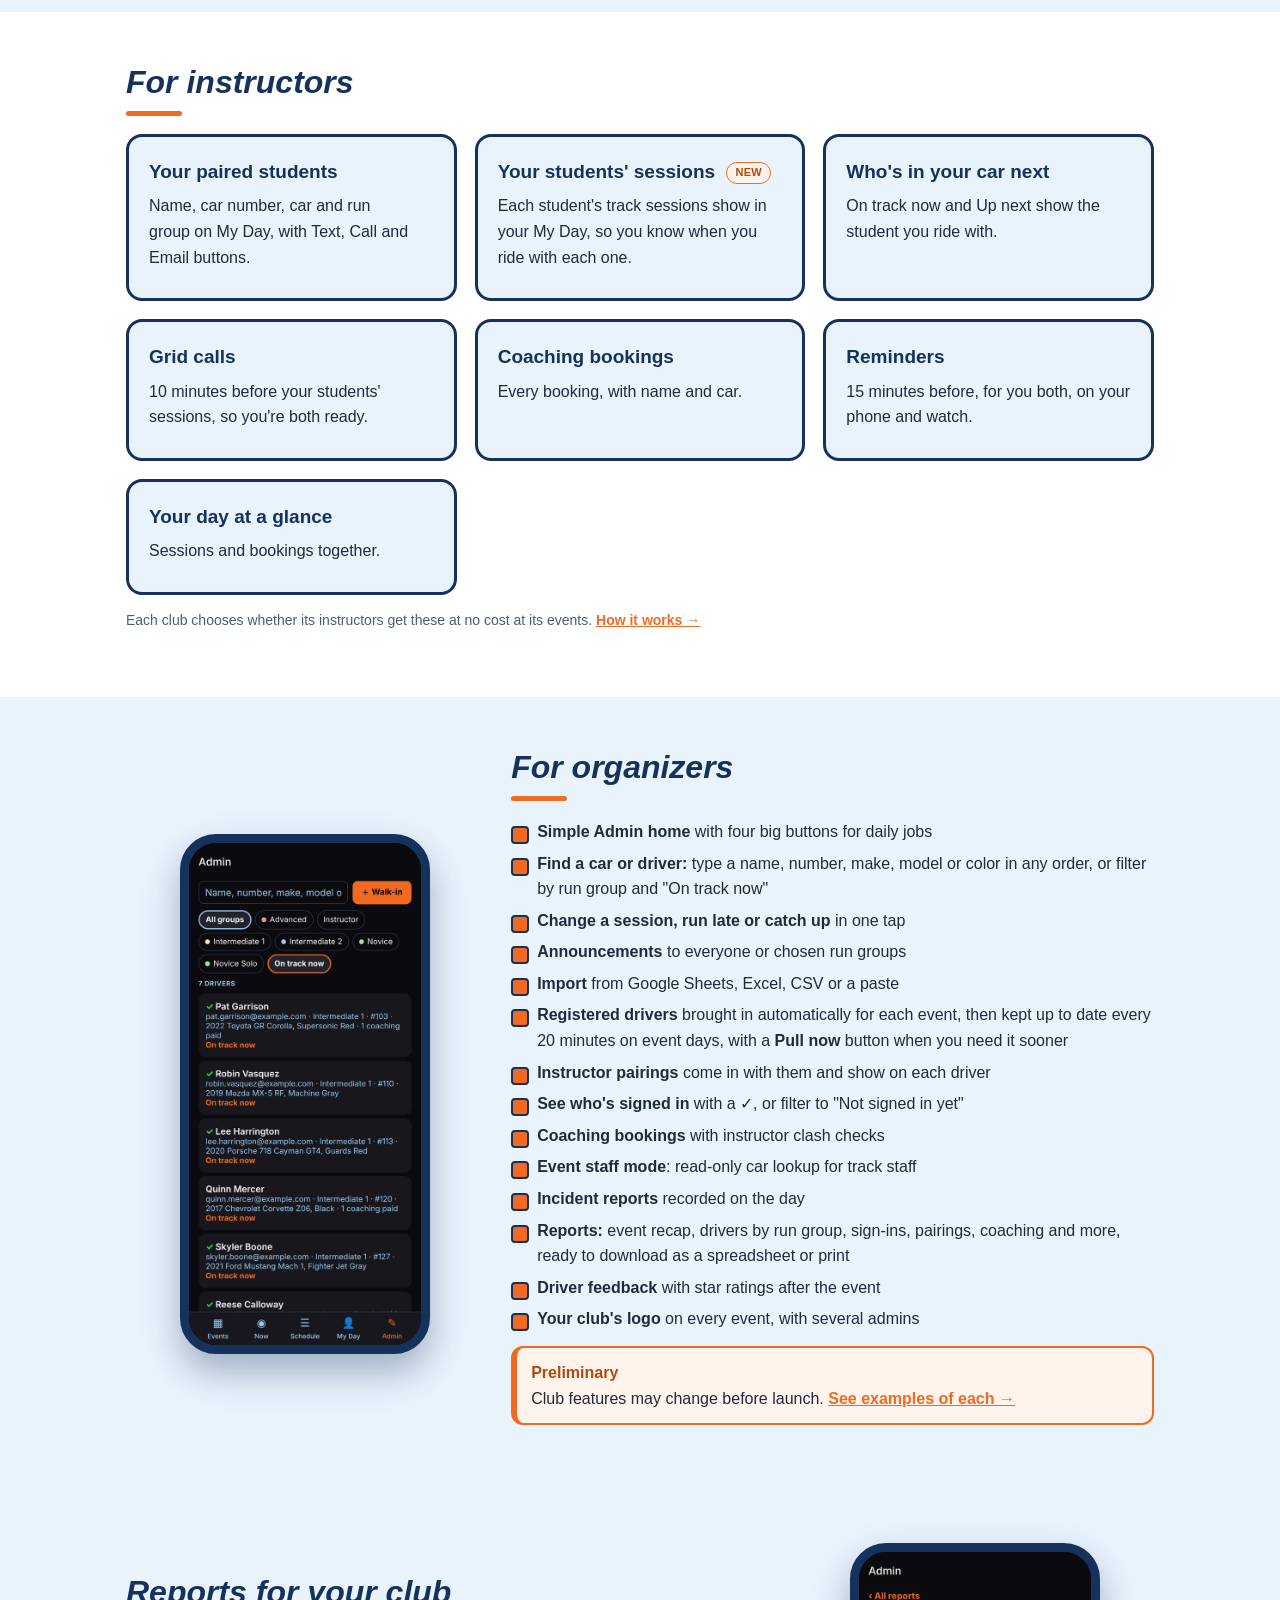
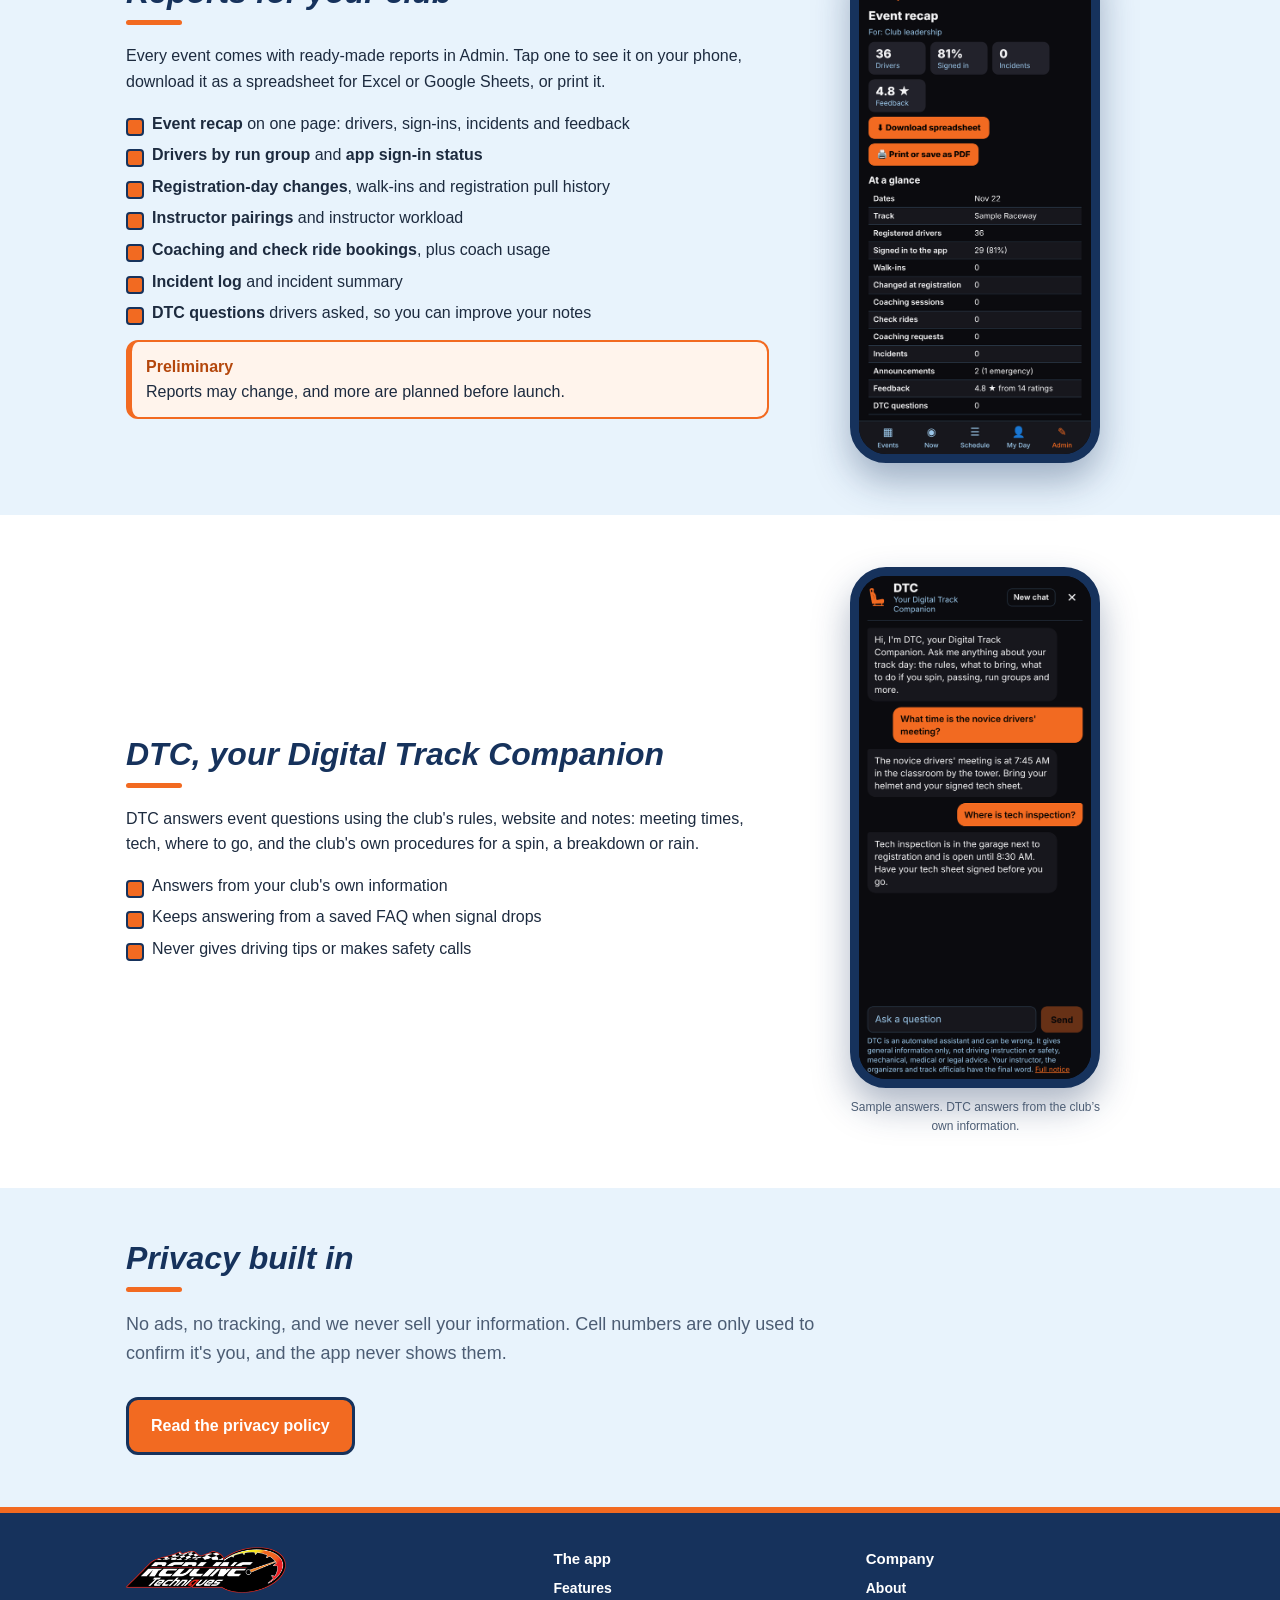
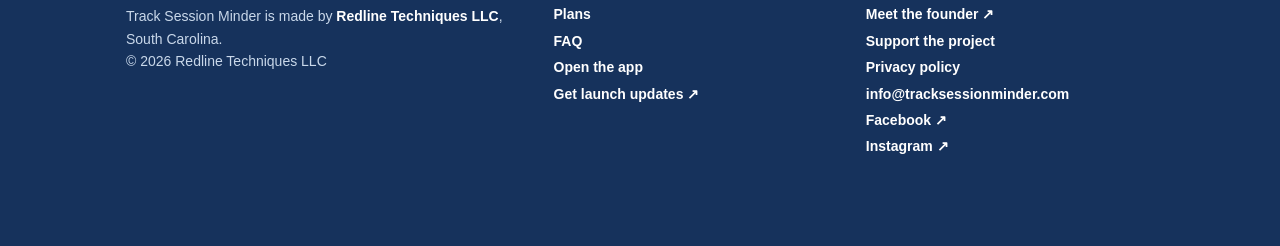
<file: features.html>
<!DOCTYPE html>
<html lang="en"><head><meta charset="utf-8"><meta name="viewport" content="width=device-width,initial-scale=1">
<title>Features: Live Schedule, Alerts and Coaching · Track Session Minder</title><meta name="description" content="Live track day schedules, phone and smartwatch alerts, grid calls, instructor pairings, coaching bookings, club reports and DTC, for drivers, instructors and organizers.">
<link rel="canonical" href="https://tracksessionminder.com/features.html"><meta name="theme-color" content="#16325C">
<meta property="og:type" content="website"><meta property="og:site_name" content="Track Session Minder"><meta property="og:url" content="https://tracksessionminder.com/features.html">
<meta property="og:title" content="Features: Live Schedule, Alerts and Coaching · Track Session Minder"><meta property="og:description" content="Live track day schedules, phone and smartwatch alerts, grid calls, instructor pairings, coaching bookings, club reports and DTC, for drivers, instructors and organizers.">
<meta property="og:image" content="https://tracksessionminder.com/img/og-image.png"><meta property="og:image:width" content="1200"><meta property="og:image:height" content="630"><meta property="og:image:alt" content="Track Session Minder, the live track day schedule app"><meta property="og:locale" content="en_US">
<meta name="twitter:card" content="summary_large_image"><meta name="twitter:title" content="Features: Live Schedule, Alerts and Coaching · Track Session Minder"><meta name="twitter:description" content="Live track day schedules, phone and smartwatch alerts, grid calls, instructor pairings, coaching bookings, club reports and DTC, for drivers, instructors and organizers."><meta name="twitter:image" content="https://tracksessionminder.com/img/og-image.png">
<link rel="icon" href="img/apple-touch-icon.png"><link rel="apple-touch-icon" href="img/apple-touch-icon.png">
<script type="application/ld+json">
{
 "@context": "https://schema.org",
 "@graph": [
  {
   "@type": "Organization",
   "@id": "https://tracksessionminder.com/#org",
   "name": "Redline Techniques LLC",
   "url": "https://redlinetechniques.com/",
   "email": "info@tracksessionminder.com",
   "founder": {
    "@type": "Person",
    "name": "Kevin Camire",
    "url": "https://redlinetechniques.com/"
   },
   "address": {
    "@type": "PostalAddress",
    "addressRegion": "SC",
    "addressCountry": "US"
   }
  },
  {
   "@type": "WebSite",
   "@id": "https://tracksessionminder.com/#site",
   "url": "https://tracksessionminder.com/",
   "name": "Track Session Minder",
   "publisher": {
    "@id": "https://tracksessionminder.com/#org"
   }
  },
  {
   "@type": "WebPage",
   "@id": "https://tracksessionminder.com/features.html#page",
   "url": "https://tracksessionminder.com/features.html",
   "name": "Features: Live Schedule, Alerts and Coaching · Track Session Minder",
   "isPartOf": {
    "@id": "https://tracksessionminder.com/#site"
   }
  }
 ]
}
</script>
<link rel="stylesheet" href="style.css"></head><body>
<header class="top"><div class="wrap"><a class="brand" href="./"><img src="img/tsm-logo.png" alt="" width="38" height="38">Track Session Minder</a><nav><a href="features.html" class="on">Features</a><a href="plans.html">Plans</a><a href="faq.html">FAQ</a><a href="about.html">About</a><a href="support.html">Support</a></nav></div></header>
<div class="excl"><div class="wrap">Until the App Store launch in January 2027, Track Session Minder is exclusive to <a href="https://justtrackit.net">Just Track It</a> events.</div></div>
<div class="watchbar"><div class="wrap">⌚ <b>Phone not on you?</b> Your smartwatch still gets emergencies, grid calls, alerts and reminders. <a href="features.html#watch">How it works</a></div></div>
<div class="livery"><div class="wrap pagehead"><div class="panel"><div class="in"><h1>Features</h1><p>One app for drivers, instructors and organizers.</p></div></div></div></div>
<section><div class="wrap split wide">
<div><h2 class="title">For drivers</h2><div class="rule"></div>
<ul class="ticks">
<li><b>Now screen:</b> what's on track, what's next and a countdown</li>
<li><b>Full schedule</b> for each day, color-coded by run group</li>
<li><b>Phone notifications</b> before your session and for every change</li>
<li><b>Alerts on by default:</b> tap Allow once and they switch on by themselves at each event. Turn them off anytime</li>
<li><b>Grid call:</b> an alert 10 minutes before your run group goes out, so you head to grid on time</li>
<li><b>Emergency announcements</b> like lightning or a red flag</li>
<li><b>On your smartwatch too:</b> alerts show on Apple Watch, Wear OS and Galaxy Watch</li>
<li><b>My Day:</b> your run group, classes, meetings and coaching</li>
<li><b>Your instructor:</b> if you're paired, see who you ride with on My Day and Now</li>
<li><b>Find my name:</b> sign in with your name and cell number, then turn on alerts in one step</li>
<li><b>No cell on file?</b> Sign in with your email instead</li>
<li><b>Finished sessions fold away</b> so the day stays easy to read</li>
<li><b>Works with weak signal</b> and catches up when you're back</li>
<li><b>Easy on your battery:</b> updates pause in the background</li>
</ul></div>
<div class="phones"><div class="shotwrap"><div class="shot"><img src="img/screens/schedule.png" alt="Schedule screen with the session on track now highlighted" width="540" height="1169" loading="lazy"></div></div></div></div></section>

<section id="watch"><div class="wrap split wide rev">
<div class="phones"><div class="watch"><div class="face">
<div class="wt">8:05</div>
<div class="wn emg"><b>🚨 Emergency · Fall Track Weekend</b>Lightning hold for 30 minutes, seek shelter</div>
<div class="wn"><b>Session Minder</b>Novice is on track in 15 minutes.</div>
</div></div></div>
<div><h2 class="title">Alerts on your wrist</h2><div class="rule"></div>
<div class="callout"><b>Don't keep your phone on you at the track?</b> Your smartwatch still tells you about emergencies, session alerts, schedule changes and reminders while you're away from your phone, as long as it's still connected to it.</div>
<p>Turn on alerts once on your phone and they show up on your paired smartwatch. No watch app to install.</p>
<ul class="ticks">
<li><b>Works with</b> Apple Watch, Wear OS and Galaxy Watch</li>
<li><b>Grid calls,</b> session alerts and schedule changes</li>
<li><b>Coaching and check ride reminders</b> 15 minutes before</li>
<li><b>Emergencies stand out:</b> "🚨 Emergency" title and a longer buzz</li>
</ul>
<p class="note">Your watch needs to stay connected to your phone: within Bluetooth range (about 30 feet), or on Wi-Fi or its own cellular plan if your watch has one. Phone in your bag or car nearby? You're covered. Never look at your watch or phone on track. Watch the flags.</p></div>
</div></section>

<section class="alt"><div class="wrap">
<h2 class="title">For instructors</h2><div class="rule"></div>
<div class="grid">
<div class="card"><h3>Your paired students</h3><p>Name, car number, car and run group on My Day, with Text, Call and Email buttons.</p></div>
<div class="card"><h3>Your students' sessions <span class="tag">New</span></h3><p>Each student's track sessions show in your My Day, so you know when you ride with each one.</p></div>
<div class="card"><h3>Who's in your car next</h3><p>On track now and Up next show the student you ride with.</p></div>
<div class="card"><h3>Grid calls</h3><p>10 minutes before your students' sessions, so you're both ready.</p></div>
<div class="card"><h3>Coaching bookings</h3><p>Every booking, with name and car.</p></div>
<div class="card"><h3>Reminders</h3><p>15 minutes before, for you both, on your phone and watch.</p></div>
<div class="card"><h3>Your day at a glance</h3><p>Sessions and bookings together.</p></div>
</div>
<p class="note" style="margin-top:14px">Each club chooses whether its instructors get these at no cost at its events. <a href="plans.html#instructors">How it works →</a></p></div></section>

<section><div class="wrap split wide rev">
<div class="phones"><div class="shotwrap"><div class="shot"><img src="img/screens/find.png" alt="Find a car or driver showing the 7 drivers on track now with their car numbers and cars" width="540" height="1169" loading="lazy"></div></div></div>
<div><h2 class="title">For organizers</h2><div class="rule"></div>
<ul class="ticks">
<li><b>Simple Admin home</b> with four big buttons for daily jobs</li>
<li><b>Find a car or driver:</b> type a name, number, make, model or color in any order, or filter by run group and "On track now"</li>
<li><b>Change a session, run late or catch up</b> in one tap</li>
<li><b>Announcements</b> to everyone or chosen run groups</li>
<li><b>Import</b> from Google Sheets, Excel, CSV or a paste</li>
<li><b>Registered drivers</b> brought in automatically for each event, then kept up to date every 20 minutes on event days, with a <b>Pull now</b> button when you need it sooner</li>
<li><b>Instructor pairings</b> come in with them and show on each driver</li>
<li><b>See who's signed in</b> with a ✓, or filter to "Not signed in yet"</li>
<li><b>Coaching bookings</b> with instructor clash checks</li>
<li><b>Event staff mode</b>: read-only car lookup for track staff</li>
<li><b>Incident reports</b> recorded on the day</li>
<li><b>Reports:</b> event recap, drivers by run group, sign-ins, pairings, coaching and more, ready to download as a spreadsheet or print</li>
<li><b>Driver feedback</b> with star ratings after the event</li>
<li><b>Your club's logo</b> on every event, with several admins</li>
</ul>
<div class="callout prelim" style="margin-top:14px"><b>Preliminary</b>Club features may change before launch. <a href="plans.html#club-examples">See examples of each →</a></div></div></div></section>

<section id="reports"><div class="wrap split wide">
<div><h2 class="title">Reports for your club</h2><div class="rule"></div>
<p>Every event comes with ready-made reports in Admin. Tap one to see it on your phone, download it as a spreadsheet for Excel or Google Sheets, or print it.</p>
<ul class="ticks">
<li><b>Event recap</b> on one page: drivers, sign-ins, incidents and feedback</li>
<li><b>Drivers by run group</b> and <b>app sign-in status</b></li>
<li><b>Registration-day changes</b>, walk-ins and registration pull history</li>
<li><b>Instructor pairings</b> and instructor workload</li>
<li><b>Coaching and check ride bookings</b>, plus coach usage</li>
<li><b>Incident log</b> and incident summary</li>
<li><b>DTC questions</b> drivers asked, so you can improve your notes</li>
</ul>
<div class="callout prelim" style="margin-top:14px"><b>Preliminary</b>Reports may change, and more are planned before launch.</div></div>
<div class="phones"><div class="shotwrap"><div class="shot"><img src="img/screens/reports.png" alt="Event recap report with drivers, sign-ins, incidents and feedback" width="540" height="1169" loading="lazy"></div></div></div>
</div></section>

<section class="alt"><div class="wrap split wide">
<div><h2 class="title">DTC, your Digital Track Companion</h2><div class="rule"></div>
<p>DTC answers event questions using the club's rules, website and notes: meeting times, tech, where to go, and the club's own procedures for a spin, a breakdown or rain.</p>
<ul class="ticks"><li>Answers from your club's own information</li><li>Keeps answering from a saved FAQ when signal drops</li><li>Never gives driving tips or makes safety calls</li></ul></div>
<div class="phones"><div class="shotwrap"><div class="shot"><img src="img/screens/dtc.png" alt="DTC answering questions about the novice meeting time and tech inspection" width="540" height="1169" loading="lazy"></div><p class="shot-cap">Sample answers. DTC answers from the club’s own information.</p></div></div></div></section>

<section><div class="wrap">
<h2 class="title">Privacy built in</h2><div class="rule"></div>
<p class="lead">No ads, no tracking, and we never sell your information. Cell numbers are only used to confirm it's you, and the app never shows them.</p>
<a class="btn" href="privacy.html">Read the privacy policy</a></div></section>

<footer><div class="wrap">
<div><a href="https://redlinetechniques.com/" aria-label="Redline Techniques website" style="display:inline-block;margin:0"><img src="img/redline-techniques-logo.png" alt="Redline Techniques" width="300" height="86" loading="lazy" decoding="async"></a><div>Track Session Minder is made by <a href="https://redlinetechniques.com/" style="display:inline;margin:0">Redline Techniques LLC</a>, South Carolina.</div><div>© 2026 Redline Techniques LLC</div></div>
<div><h4>The app</h4><a href="features.html">Features</a><a href="plans.html">Plans</a><a href="faq.html">FAQ</a><a href="https://kpctoy-png.github.io/Track-Session-Minder-App/">Open the app</a><a href="https://docs.google.com/forms/d/e/1FAIpQLSccAiAaE_nMLNOswQNO2KGtIUjFe5UOgbMHYStyCKjakIfU-Q/viewform" target="_blank" rel="noopener">Get launch updates ↗</a></div>
<div><h4>Company</h4><a href="about.html">About</a><a href="https://redlinetechniques.com/">Meet the founder ↗</a><a href="support.html">Support the project</a><a href="privacy.html">Privacy policy</a><a href="mailto:info@tracksessionminder.com">info@tracksessionminder.com</a><a href="https://www.facebook.com/tracksessionminder" target="_blank" rel="noopener">Facebook ↗</a><a href="https://www.instagram.com/tracksessionminder/" target="_blank" rel="noopener">Instagram ↗</a></div>
</div></footer>
<a class="float-support" href="https://ko-fi.com/tracksessionminder" target="_blank" rel="noopener">♥ Support the project</a>
</body></html>
</file>
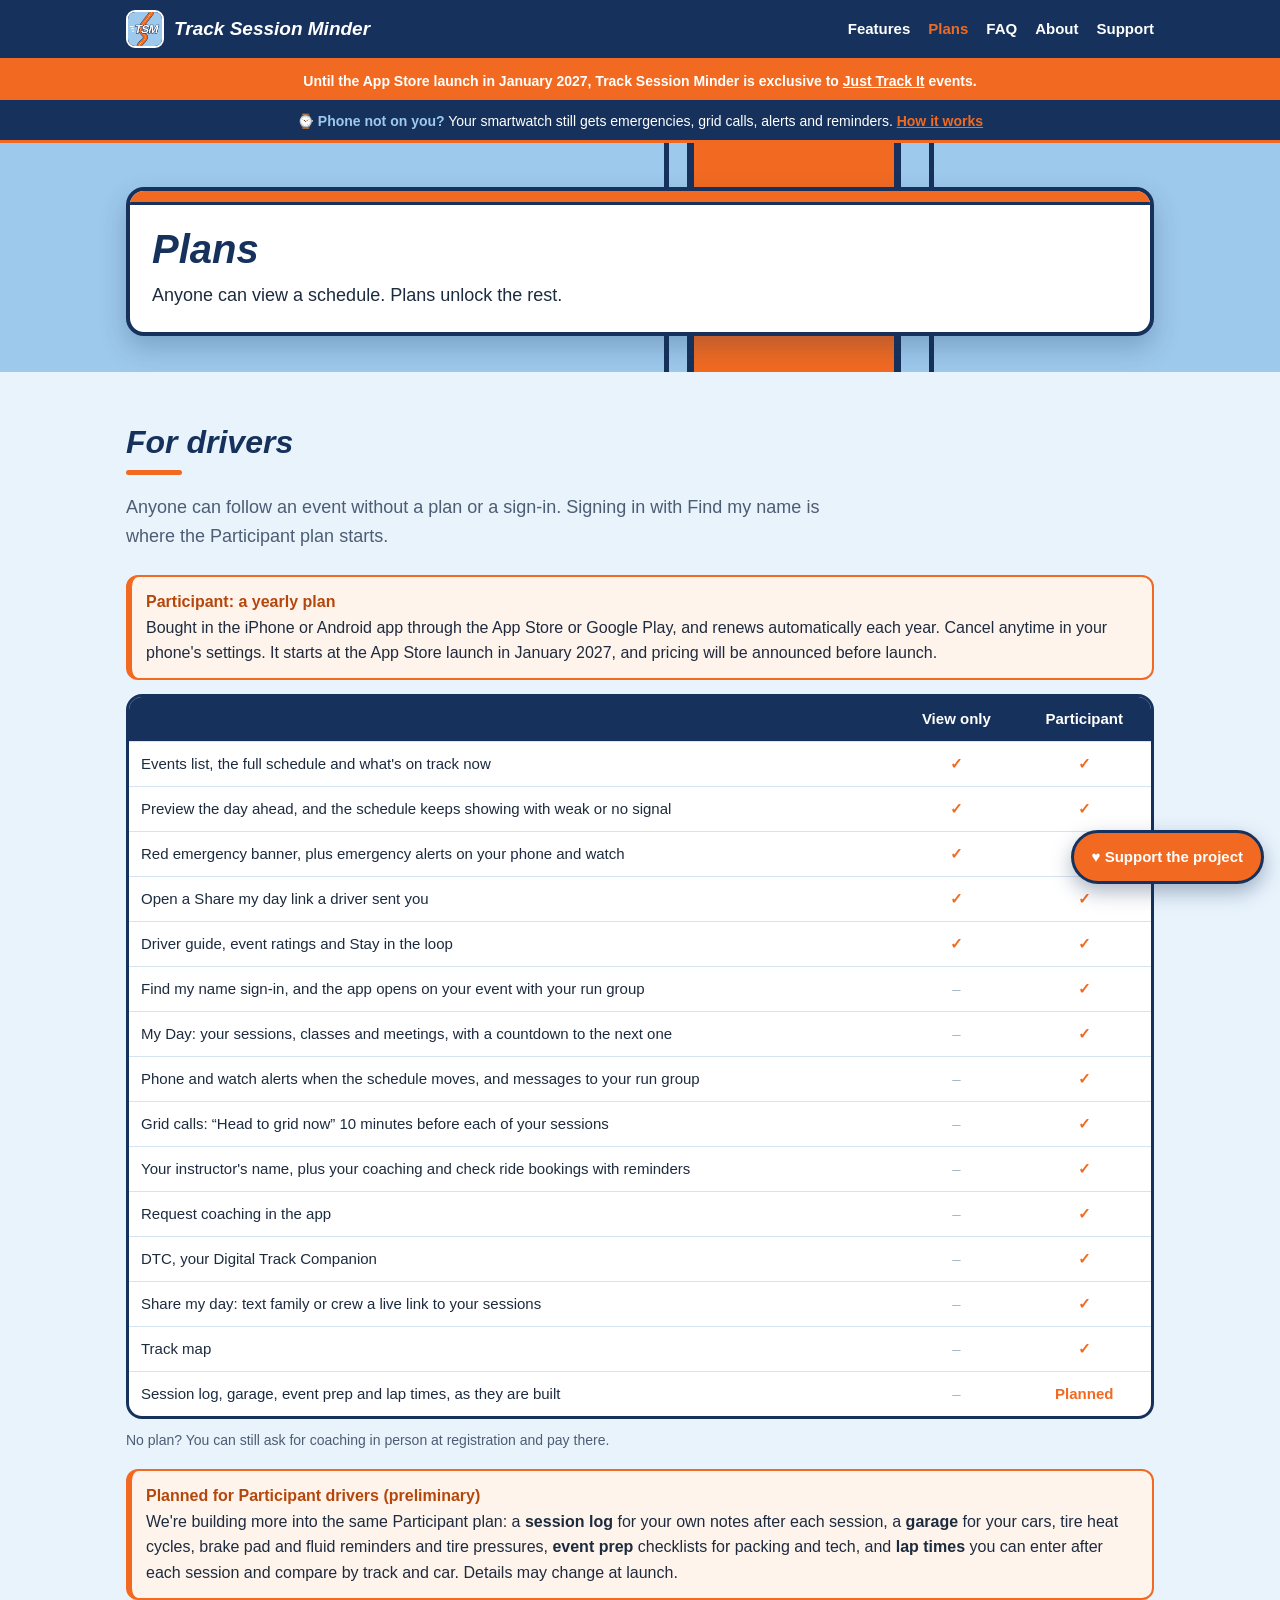
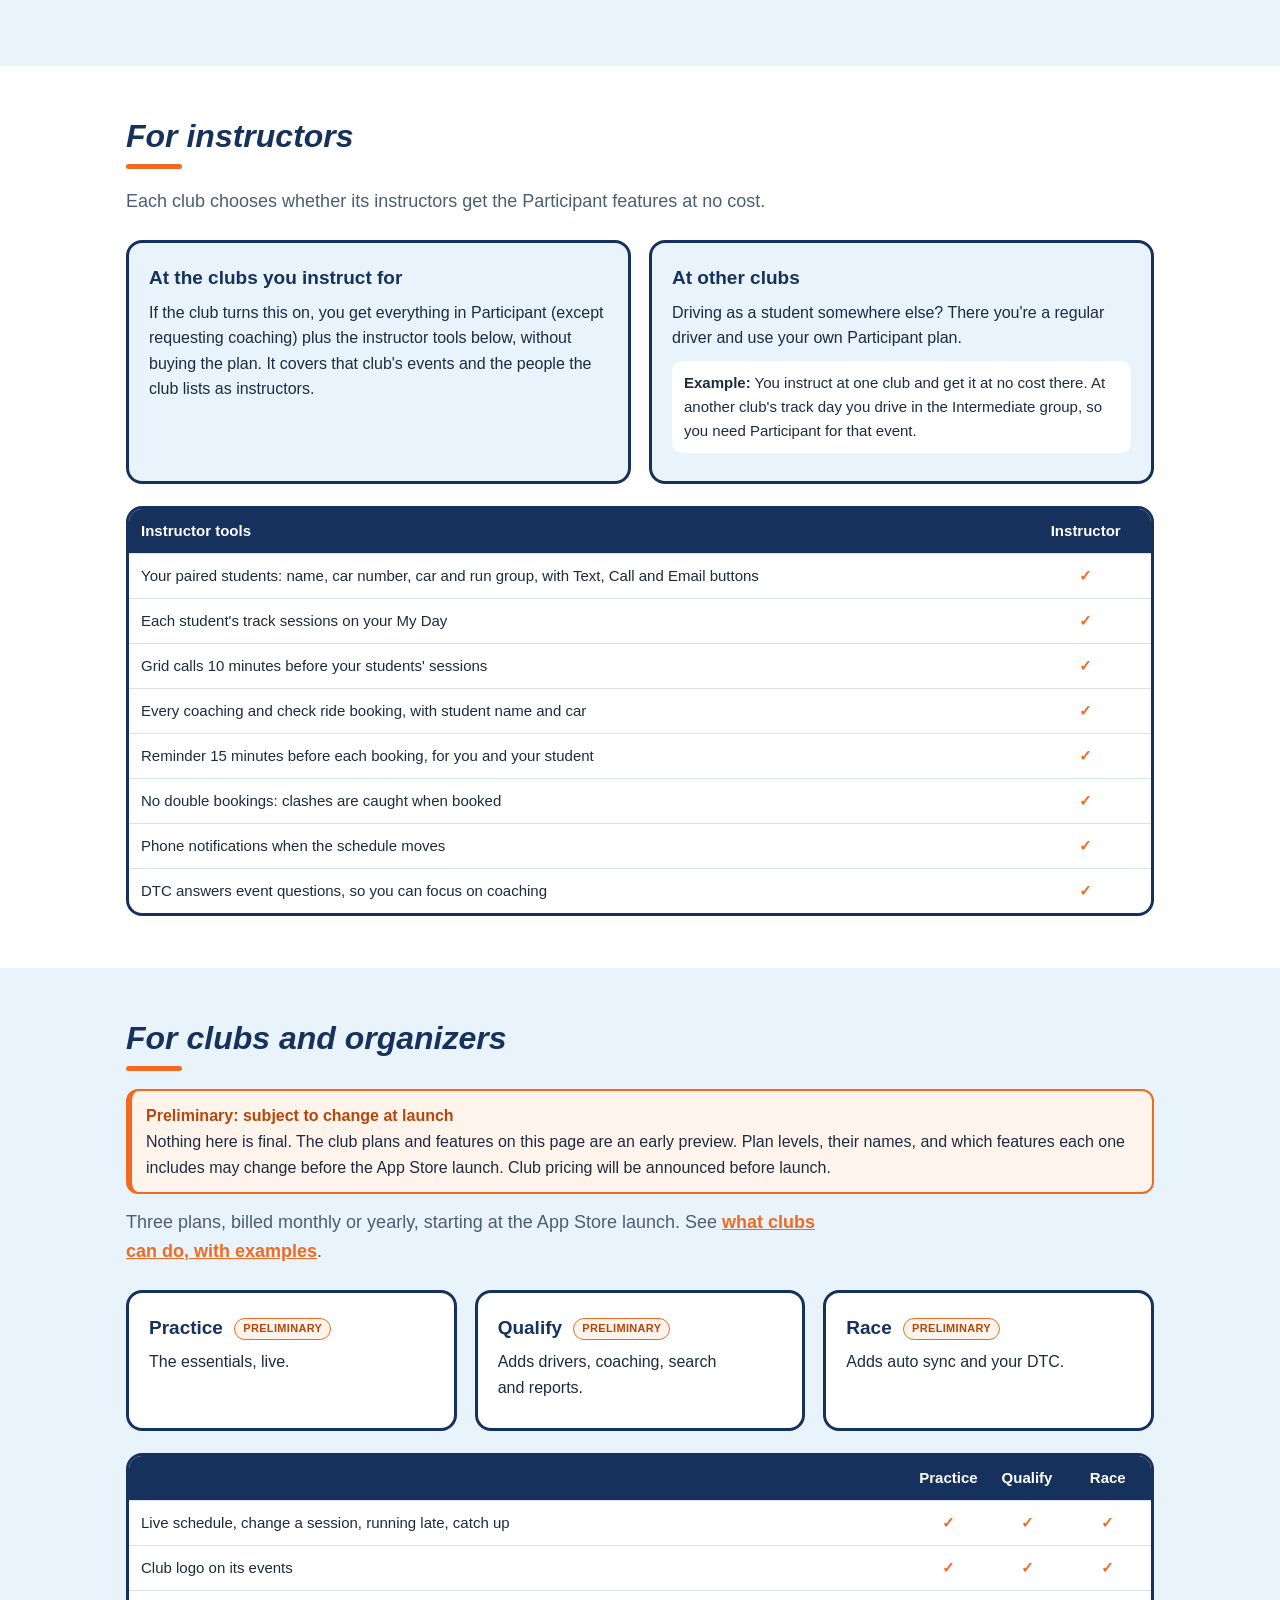
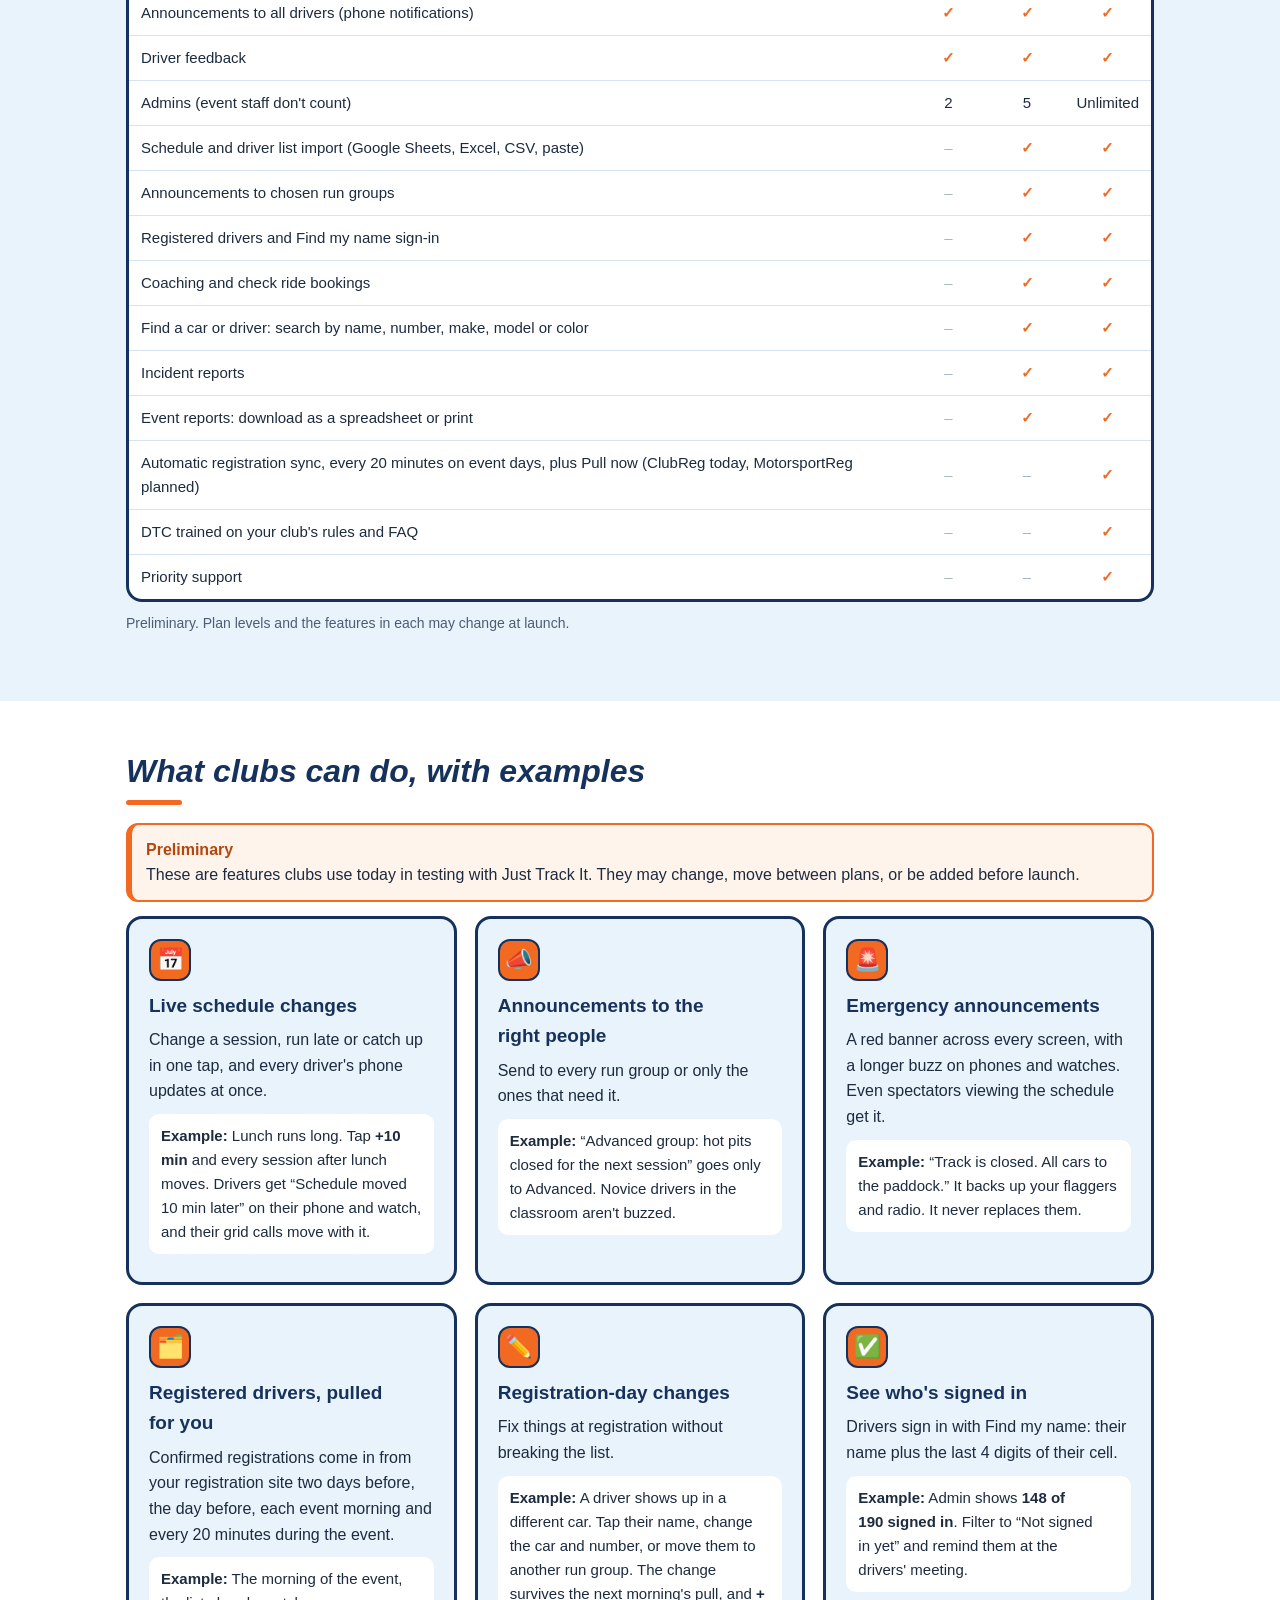
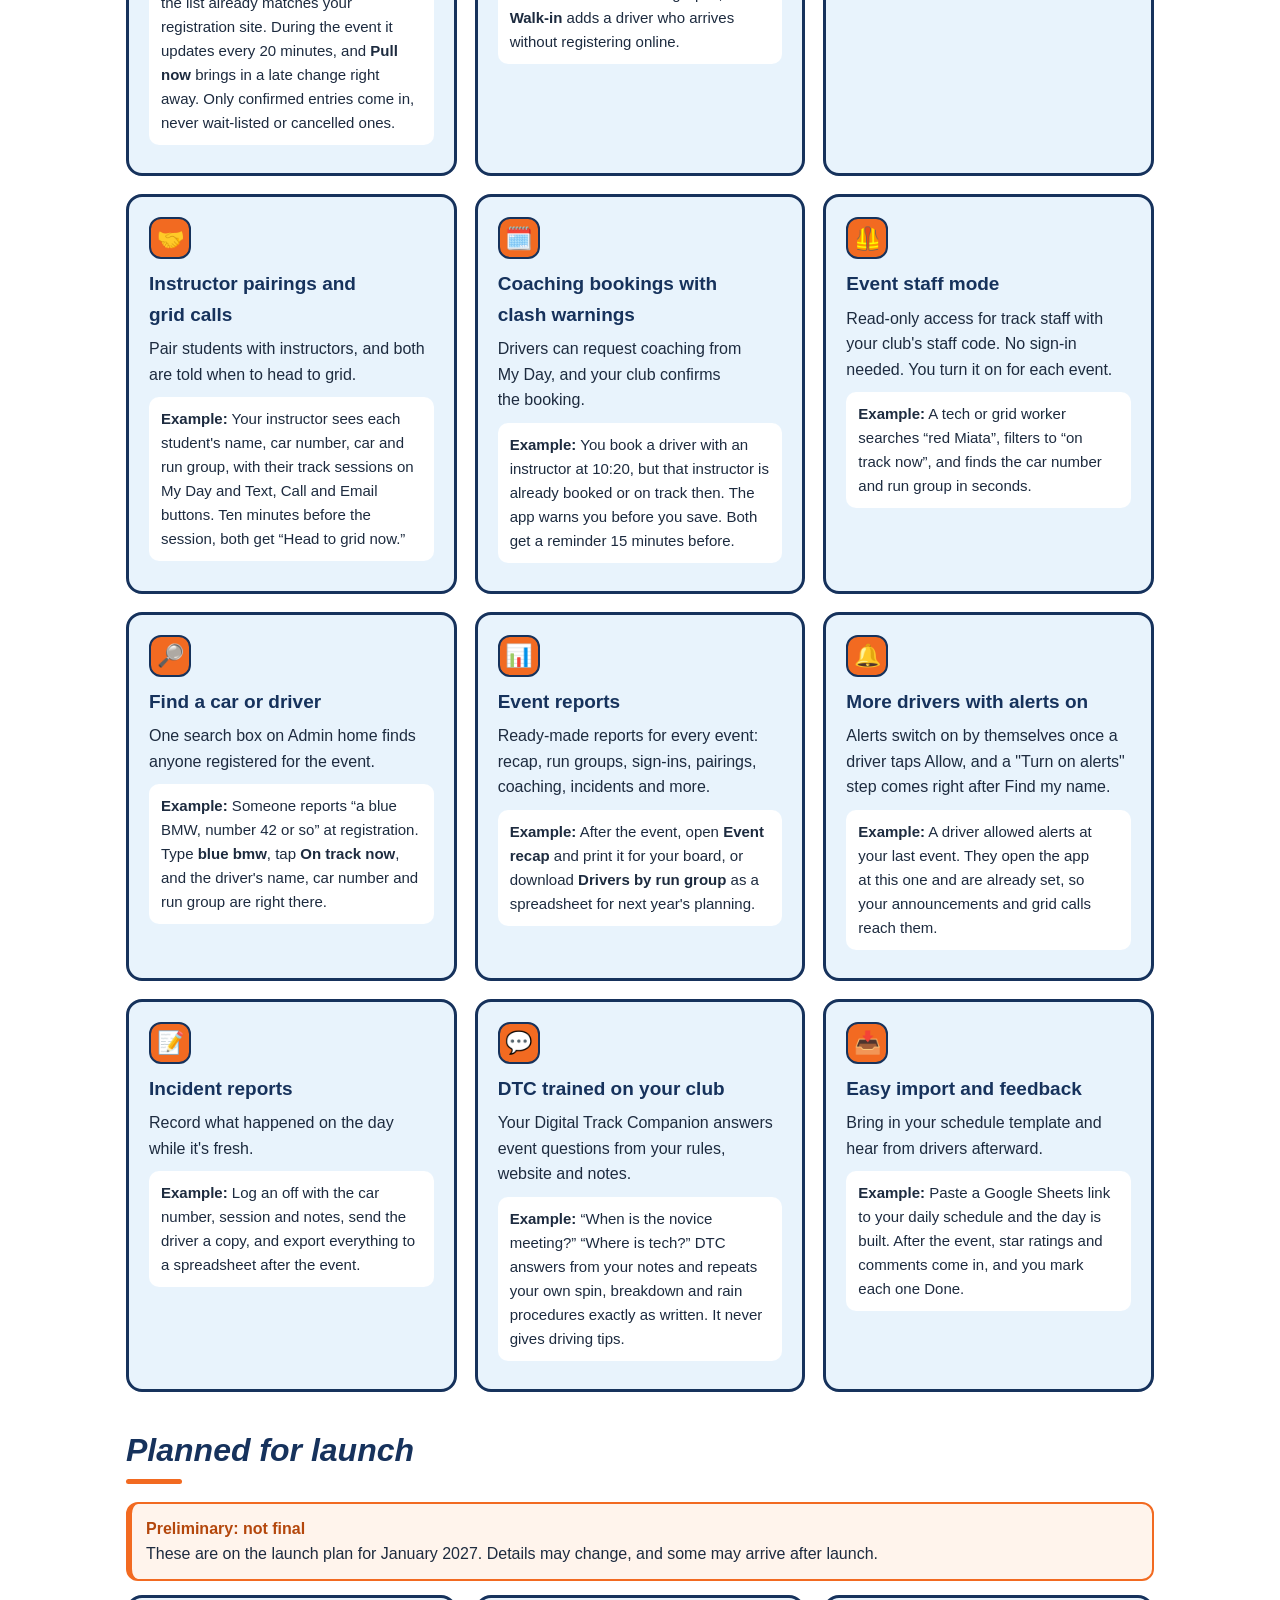
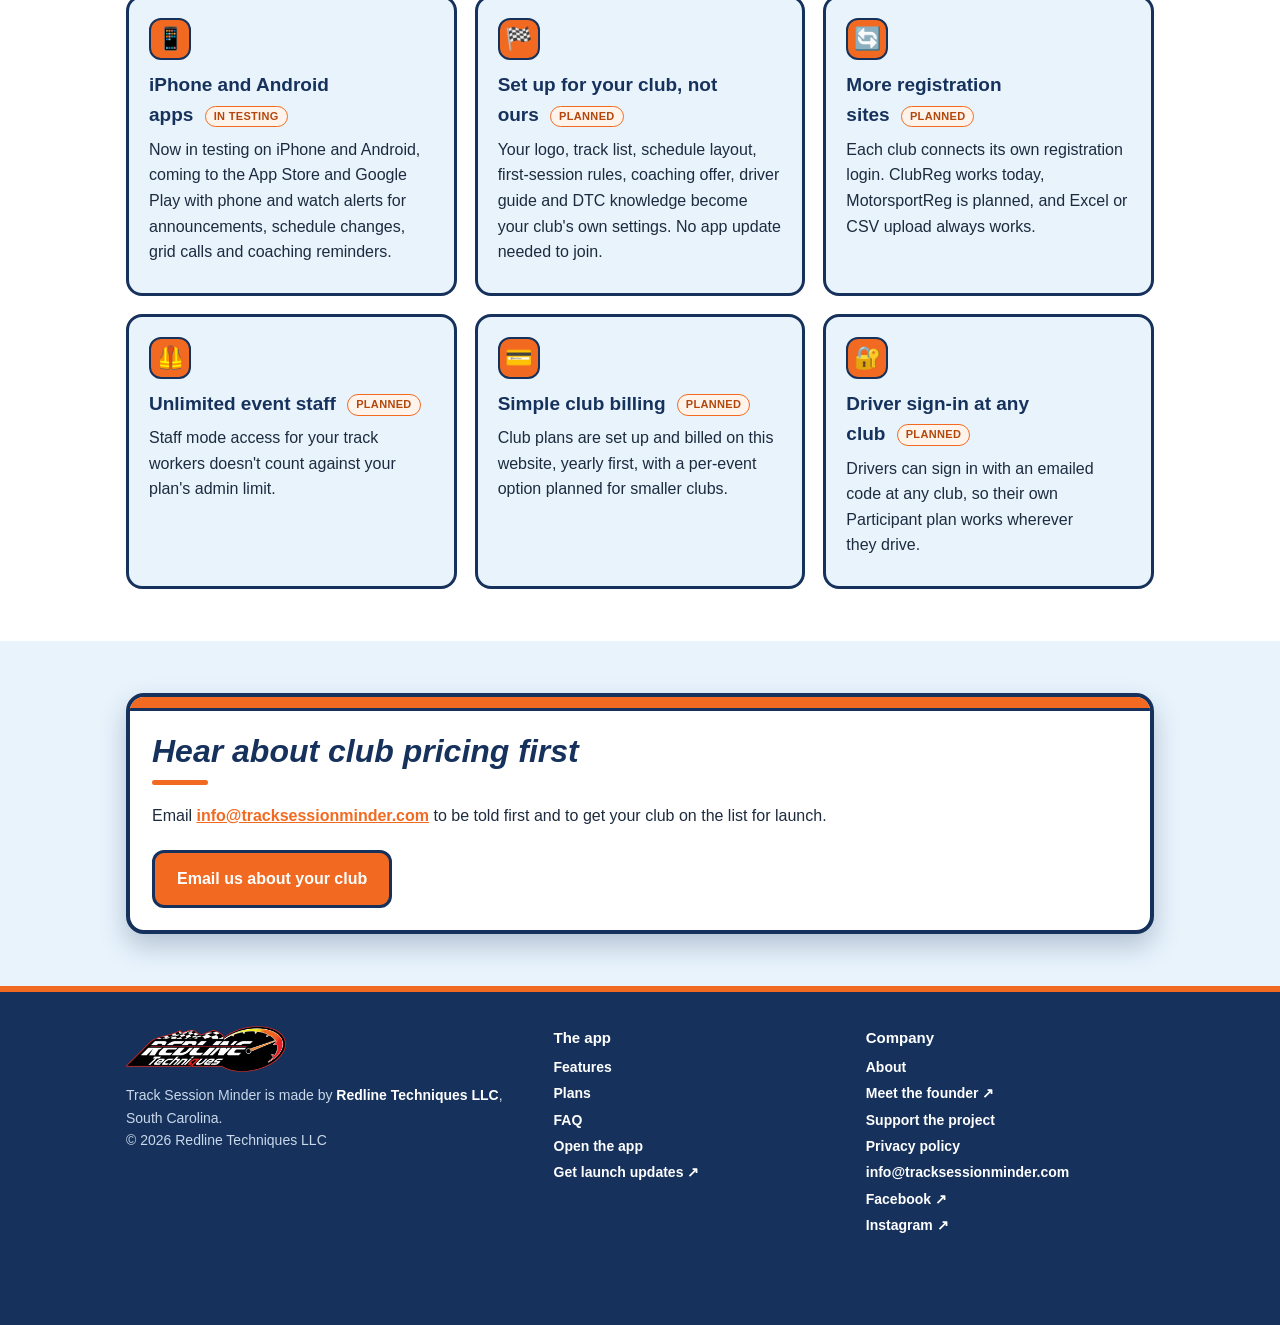
<file: plans.html>
<!DOCTYPE html>
<html lang="en"><head><meta charset="utf-8"><meta name="viewport" content="width=device-width,initial-scale=1">
<title>Plans for Drivers, Instructors and Clubs · Track Session Minder</title><meta name="description" content="Track Session Minder plans: view any schedule without a plan, a yearly Participant plan for drivers, instructor access set by each club, and Practice, Qualify and Race for track day clubs.">
<link rel="canonical" href="https://tracksessionminder.com/plans.html"><meta name="theme-color" content="#16325C">
<meta property="og:type" content="website"><meta property="og:site_name" content="Track Session Minder"><meta property="og:url" content="https://tracksessionminder.com/plans.html">
<meta property="og:title" content="Plans for Drivers, Instructors and Clubs · Track Session Minder"><meta property="og:description" content="Track Session Minder plans: view any schedule without a plan, a yearly Participant plan for drivers, instructor access set by each club, and Practice, Qualify and Race for track day clubs.">
<meta property="og:image" content="https://tracksessionminder.com/img/og-image.png"><meta property="og:image:width" content="1200"><meta property="og:image:height" content="630"><meta property="og:image:alt" content="Track Session Minder, the live track day schedule app"><meta property="og:locale" content="en_US">
<meta name="twitter:card" content="summary_large_image"><meta name="twitter:title" content="Plans for Drivers, Instructors and Clubs · Track Session Minder"><meta name="twitter:description" content="Track Session Minder plans: view any schedule without a plan, a yearly Participant plan for drivers, instructor access set by each club, and Practice, Qualify and Race for track day clubs."><meta name="twitter:image" content="https://tracksessionminder.com/img/og-image.png">
<link rel="icon" href="img/apple-touch-icon.png"><link rel="apple-touch-icon" href="img/apple-touch-icon.png">
<script type="application/ld+json">
{
 "@context": "https://schema.org",
 "@graph": [
  {
   "@type": "Organization",
   "@id": "https://tracksessionminder.com/#org",
   "name": "Redline Techniques LLC",
   "url": "https://redlinetechniques.com/",
   "email": "info@tracksessionminder.com",
   "founder": {
    "@type": "Person",
    "name": "Kevin Camire",
    "url": "https://redlinetechniques.com/"
   },
   "address": {
    "@type": "PostalAddress",
    "addressRegion": "SC",
    "addressCountry": "US"
   }
  },
  {
   "@type": "WebSite",
   "@id": "https://tracksessionminder.com/#site",
   "url": "https://tracksessionminder.com/",
   "name": "Track Session Minder",
   "publisher": {
    "@id": "https://tracksessionminder.com/#org"
   }
  },
  {
   "@type": "WebPage",
   "@id": "https://tracksessionminder.com/plans.html#page",
   "url": "https://tracksessionminder.com/plans.html",
   "name": "Plans for Drivers, Instructors and Clubs · Track Session Minder",
   "isPartOf": {
    "@id": "https://tracksessionminder.com/#site"
   }
  }
 ]
}
</script>
<link rel="stylesheet" href="style.css"></head><body>
<header class="top"><div class="wrap"><a class="brand" href="./"><img src="img/tsm-logo.png" alt="" width="38" height="38">Track Session Minder</a><nav><a href="features.html">Features</a><a href="plans.html" class="on">Plans</a><a href="faq.html">FAQ</a><a href="about.html">About</a><a href="support.html">Support</a></nav></div></header>
<div class="excl"><div class="wrap">Until the App Store launch in January 2027, Track Session Minder is exclusive to <a href="https://justtrackit.net">Just Track It</a> events.</div></div>
<div class="watchbar"><div class="wrap">⌚ <b>Phone not on you?</b> Your smartwatch still gets emergencies, grid calls, alerts and reminders. <a href="features.html#watch">How it works</a></div></div>
<div class="livery"><div class="wrap pagehead"><div class="panel"><div class="in"><h1>Plans</h1><p>Anyone can view a schedule. Plans unlock the rest.</p></div></div></div></div>
<section><div class="wrap">
<h2 class="title">For drivers</h2><div class="rule"></div>
<p class="lead">Anyone can follow an event without a plan or a sign-in. Signing in with Find my name is where the Participant plan starts.</p>
<div class="callout prelim"><b>Participant: a yearly plan</b>Bought in the iPhone or Android app through the App Store or Google Play, and renews automatically each year. Cancel anytime in your phone's settings. It starts at the App Store launch in January 2027, and pricing will be announced before launch.</div>
<div class="tablewrap"><table><tr><th></th><th>View only</th><th>Participant</th></tr><tr><td>Events list, the full schedule and what's on track now</td><td class="y">✓</td><td class="y">✓</td></tr><tr><td>Preview the day ahead, and the schedule keeps showing with weak or no signal</td><td class="y">✓</td><td class="y">✓</td></tr><tr><td>Red emergency banner, plus emergency alerts on your phone and watch</td><td class="y">✓</td><td class="y">✓</td></tr><tr><td>Open a Share my day link a driver sent you</td><td class="y">✓</td><td class="y">✓</td></tr><tr><td>Driver guide, event ratings and Stay in the loop</td><td class="y">✓</td><td class="y">✓</td></tr><tr><td>Find my name sign-in, and the app opens on your event with your run group</td><td class="n">–</td><td class="y">✓</td></tr><tr><td>My Day: your sessions, classes and meetings, with a countdown to the next one</td><td class="n">–</td><td class="y">✓</td></tr><tr><td>Phone and watch alerts when the schedule moves, and messages to your run group</td><td class="n">–</td><td class="y">✓</td></tr><tr><td>Grid calls: “Head to grid now” 10 minutes before each of your sessions</td><td class="n">–</td><td class="y">✓</td></tr><tr><td>Your instructor's name, plus your coaching and check ride bookings with reminders</td><td class="n">–</td><td class="y">✓</td></tr><tr><td>Request coaching in the app</td><td class="n">–</td><td class="y">✓</td></tr><tr><td>DTC, your Digital Track Companion</td><td class="n">–</td><td class="y">✓</td></tr><tr><td>Share my day: text family or crew a live link to your sessions</td><td class="n">–</td><td class="y">✓</td></tr><tr><td>Track map</td><td class="n">–</td><td class="y">✓</td></tr><tr><td>Session log, garage, event prep and lap times, as they are built</td><td class="n">–</td><td class="y">Planned</td></tr></table></div>
<p class="note" style="margin-top:10px">No plan? You can still ask for coaching in person at registration and pay there.</p>
<div class="callout prelim" style="margin-top:18px"><b>Planned for Participant drivers (preliminary)</b>We're building more into the same Participant plan: a <strong>session log</strong> for your own notes after each session, a <strong>garage</strong> for your cars, tire heat cycles, brake pad and fluid reminders and tire pressures, <strong>event prep</strong> checklists for packing and tech, and <strong>lap times</strong> you can enter after each session and compare by track and car. Details may change at launch.</div>
</div></section>
<section class="alt" id="instructors"><div class="wrap">
<h2 class="title">For instructors</h2><div class="rule"></div>
<p class="lead">Each club chooses whether its instructors get the Participant features at no cost.</p>
<div class="grid" style="margin-bottom:22px">
<div class="card"><h3>At the clubs you instruct for</h3><p>If the club turns this on, you get everything in Participant (except requesting coaching) plus the instructor tools below, without buying the plan. It covers that club's events and the people the club lists as instructors.</p></div>
<div class="card"><h3>At other clubs</h3><p>Driving as a student somewhere else? There you're a regular driver and use your own Participant plan.</p><p class="ex"><b>Example:</b> You instruct at one club and get it at no cost there. At another club's track day you drive in the Intermediate group, so you need Participant for that event.</p></div>
</div>
<div class="tablewrap"><table><tr><th>Instructor tools</th><th>Instructor</th></tr><tr><td>Your paired students: name, car number, car and run group, with Text, Call and Email buttons</td><td class="y">✓</td></tr><tr><td>Each student's track sessions on your My Day</td><td class="y">✓</td></tr><tr><td>Grid calls 10 minutes before your students' sessions</td><td class="y">✓</td></tr><tr><td>Every coaching and check ride booking, with student name and car</td><td class="y">✓</td></tr><tr><td>Reminder 15 minutes before each booking, for you and your student</td><td class="y">✓</td></tr><tr><td>No double bookings: clashes are caught when booked</td><td class="y">✓</td></tr><tr><td>Phone notifications when the schedule moves</td><td class="y">✓</td></tr><tr><td>DTC answers event questions, so you can focus on coaching</td><td class="y">✓</td></tr></table></div>
</div></section>
<section><div class="wrap">
<h2 class="title">For clubs and organizers</h2><div class="rule"></div>
<div class="callout prelim"><b>Preliminary: subject to change at launch</b>Nothing here is final. The club plans and features on this page are an early preview. Plan levels, their names, and which features each one includes may change before the App Store launch. Club pricing will be announced before launch.</div>
<p class="lead">Three plans, billed monthly or yearly, starting at the App Store launch. See <a href="#club-examples">what clubs can do, with examples</a>.</p>
<div class="grid" style="margin-bottom:22px">
<div class="card"><h3>Practice <span class="tag">Preliminary</span></h3><p>The essentials, live.</p></div>
<div class="card"><h3>Qualify <span class="tag">Preliminary</span></h3><p>Adds drivers, coaching, search and reports.</p></div>
<div class="card"><h3>Race <span class="tag">Preliminary</span></h3><p>Adds auto sync and your DTC.</p></div>
</div>
<div class="tablewrap"><table><tr><th></th><th>Practice</th><th>Qualify</th><th>Race</th></tr><tr><td>Live schedule, change a session, running late, catch up</td><td class="y">✓</td><td class="y">✓</td><td class="y">✓</td></tr><tr><td>Club logo on its events</td><td class="y">✓</td><td class="y">✓</td><td class="y">✓</td></tr><tr><td>Announcements to all drivers (phone notifications)</td><td class="y">✓</td><td class="y">✓</td><td class="y">✓</td></tr><tr><td>Driver feedback</td><td class="y">✓</td><td class="y">✓</td><td class="y">✓</td></tr><tr><td>Admins (event staff don't count)</td><td>2</td><td>5</td><td>Unlimited</td></tr><tr><td>Schedule and driver list import (Google Sheets, Excel, CSV, paste)</td><td class="n">–</td><td class="y">✓</td><td class="y">✓</td></tr><tr><td>Announcements to chosen run groups</td><td class="n">–</td><td class="y">✓</td><td class="y">✓</td></tr><tr><td>Registered drivers and Find my name sign-in</td><td class="n">–</td><td class="y">✓</td><td class="y">✓</td></tr><tr><td>Coaching and check ride bookings</td><td class="n">–</td><td class="y">✓</td><td class="y">✓</td></tr><tr><td>Find a car or driver: search by name, number, make, model or color</td><td class="n">–</td><td class="y">✓</td><td class="y">✓</td></tr><tr><td>Incident reports</td><td class="n">–</td><td class="y">✓</td><td class="y">✓</td></tr><tr><td>Event reports: download as a spreadsheet or print</td><td class="n">–</td><td class="y">✓</td><td class="y">✓</td></tr><tr><td>Automatic registration sync, every 20 minutes on event days, plus Pull now (ClubReg today, MotorsportReg planned)</td><td class="n">–</td><td class="n">–</td><td class="y">✓</td></tr><tr><td>DTC trained on your club's rules and FAQ</td><td class="n">–</td><td class="n">–</td><td class="y">✓</td></tr><tr><td>Priority support</td><td class="n">–</td><td class="n">–</td><td class="y">✓</td></tr></table></div>
<p class="note" style="margin-top:10px">Preliminary. Plan levels and the features in each may change at launch.</p>
</div></section>
<section class="alt" id="club-examples"><div class="wrap">
<h2 class="title">What clubs can do, with examples</h2><div class="rule"></div>
<div class="callout prelim"><b>Preliminary</b>These are features clubs use today in testing with Just Track It. They may change, move between plans, or be added before launch.</div>
<div class="grid">
<div class="card"><div class="ico">📅</div><h3>Live schedule changes</h3><p>Change a session, run late or catch up in one tap, and every driver's phone updates at once.</p><p class="ex"><b>Example:</b> Lunch runs long. Tap <b>+10 min</b> and every session after lunch moves. Drivers get “Schedule moved 10 min later” on their phone and watch, and their grid calls move with it.</p></div>
<div class="card"><div class="ico">📣</div><h3>Announcements to the right people</h3><p>Send to every run group or only the ones that need it.</p><p class="ex"><b>Example:</b> “Advanced group: hot pits closed for the next session” goes only to Advanced. Novice drivers in the classroom aren't buzzed.</p></div>
<div class="card"><div class="ico">🚨</div><h3>Emergency announcements</h3><p>A red banner across every screen, with a longer buzz on phones and watches. Even spectators viewing the schedule get it.</p><p class="ex"><b>Example:</b> “Track is closed. All cars to the paddock.” It backs up your flaggers and radio. It never replaces them.</p></div>
<div class="card"><div class="ico">🗂️</div><h3>Registered drivers, pulled for you</h3><p>Confirmed registrations come in from your registration site two days before, the day before, each event morning and every 20 minutes during the event.</p><p class="ex"><b>Example:</b> The morning of the event, the list already matches your registration site. During the event it updates every 20 minutes, and <b>Pull now</b> brings in a late change right away. Only confirmed entries come in, never wait-listed or cancelled ones.</p></div>
<div class="card"><div class="ico">✏️</div><h3>Registration-day changes</h3><p>Fix things at registration without breaking the list.</p><p class="ex"><b>Example:</b> A driver shows up in a different car. Tap their name, change the car and number, or move them to another run group. The change survives the next morning's pull, and <b>+ Walk-in</b> adds a driver who arrives without registering online.</p></div>
<div class="card"><div class="ico">✅</div><h3>See who's signed in</h3><p>Drivers sign in with Find my name: their name plus the last 4 digits of their cell.</p><p class="ex"><b>Example:</b> Admin shows <b>148 of 190 signed in</b>. Filter to “Not signed in yet” and remind them at the drivers' meeting.</p></div>
<div class="card"><div class="ico">🤝</div><h3>Instructor pairings and grid calls</h3><p>Pair students with instructors, and both are told when to head to grid.</p><p class="ex"><b>Example:</b> Your instructor sees each student's name, car number, car and run group, with their track sessions on My Day and Text, Call and Email buttons. Ten minutes before the session, both get “Head to grid now.”</p></div>
<div class="card"><div class="ico">🗓️</div><h3>Coaching bookings with clash warnings</h3><p>Drivers can request coaching from My Day, and your club confirms the booking.</p><p class="ex"><b>Example:</b> You book a driver with an instructor at 10:20, but that instructor is already booked or on track then. The app warns you before you save. Both get a reminder 15 minutes before.</p></div>
<div class="card"><div class="ico">🦺</div><h3>Event staff mode</h3><p>Read-only access for track staff with your club's staff code. No sign-in needed. You turn it on for each event.</p><p class="ex"><b>Example:</b> A tech or grid worker searches “red Miata”, filters to “on track now”, and finds the car number and run group in seconds.</p></div>
<div class="card"><div class="ico">🔎</div><h3>Find a car or driver</h3><p>One search box on Admin home finds anyone registered for the event.</p><p class="ex"><b>Example:</b> Someone reports “a blue BMW, number 42 or so” at registration. Type <b>blue bmw</b>, tap <b>On track now</b>, and the driver's name, car number and run group are right there.</p></div>
<div class="card"><div class="ico">📊</div><h3>Event reports</h3><p>Ready-made reports for every event: recap, run groups, sign-ins, pairings, coaching, incidents and more.</p><p class="ex"><b>Example:</b> After the event, open <b>Event recap</b> and print it for your board, or download <b>Drivers by run group</b> as a spreadsheet for next year's planning.</p></div>
<div class="card"><div class="ico">🔔</div><h3>More drivers with alerts on</h3><p>Alerts switch on by themselves once a driver taps Allow, and a "Turn on alerts" step comes right after Find my name.</p><p class="ex"><b>Example:</b> A driver allowed alerts at your last event. They open the app at this one and are already set, so your announcements and grid calls reach them.</p></div>
<div class="card"><div class="ico">📝</div><h3>Incident reports</h3><p>Record what happened on the day while it's fresh.</p><p class="ex"><b>Example:</b> Log an off with the car number, session and notes, send the driver a copy, and export everything to a spreadsheet after the event.</p></div>
<div class="card"><div class="ico">💬</div><h3>DTC trained on your club</h3><p>Your Digital Track Companion answers event questions from your rules, website and notes.</p><p class="ex"><b>Example:</b> “When is the novice meeting?” “Where is tech?” DTC answers from your notes and repeats your own spin, breakdown and rain procedures exactly as written. It never gives driving tips.</p></div>
<div class="card"><div class="ico">📥</div><h3>Easy import and feedback</h3><p>Bring in your schedule template and hear from drivers afterward.</p><p class="ex"><b>Example:</b> Paste a Google Sheets link to your daily schedule and the day is built. After the event, star ratings and comments come in, and you mark each one Done.</p></div>
</div>
<h2 class="title" style="margin-top:40px">Planned for launch</h2><div class="rule"></div>
<div class="callout prelim"><b>Preliminary: not final</b>These are on the launch plan for January 2027. Details may change, and some may arrive after launch.</div>
<div class="grid">
<div class="card"><div class="ico">📱</div><h3>iPhone and Android apps <span class="tag">In testing</span></h3><p>Now in testing on iPhone and Android, coming to the App Store and Google Play with phone and watch alerts for announcements, schedule changes, grid calls and coaching reminders.</p></div>
<div class="card"><div class="ico">🏁</div><h3>Set up for your club, not ours <span class="tag">Planned</span></h3><p>Your logo, track list, schedule layout, first-session rules, coaching offer, driver guide and DTC knowledge become your club's own settings. No app update needed to join.</p></div>
<div class="card"><div class="ico">🔄</div><h3>More registration sites <span class="tag">Planned</span></h3><p>Each club connects its own registration login. ClubReg works today, MotorsportReg is planned, and Excel or CSV upload always works.</p></div>
<div class="card"><div class="ico">🦺</div><h3>Unlimited event staff <span class="tag">Planned</span></h3><p>Staff mode access for your track workers doesn't count against your plan's admin limit.</p></div>
<div class="card"><div class="ico">💳</div><h3>Simple club billing <span class="tag">Planned</span></h3><p>Club plans are set up and billed on this website, yearly first, with a per-event option planned for smaller clubs.</p></div>
<div class="card"><div class="ico">🔐</div><h3>Driver sign-in at any club <span class="tag">Planned</span></h3><p>Drivers can sign in with an emailed code at any club, so their own Participant plan works wherever they drive.</p></div>
</div>
</div></section>
<section><div class="wrap"><div class="panel"><div class="in">
<h2 class="title">Hear about club pricing first</h2><div class="rule"></div>
<p>Email <a href="mailto:info@tracksessionminder.com">info@tracksessionminder.com</a> to be told first and to get your club on the list for launch.</p>
<a class="btn" href="mailto:info@tracksessionminder.com?subject=Track%20Session%20Minder%20for%20our%20club">Email us about your club</a></div></div></div></section>

<footer><div class="wrap">
<div><a href="https://redlinetechniques.com/" aria-label="Redline Techniques website" style="display:inline-block;margin:0"><img src="img/redline-techniques-logo.png" alt="Redline Techniques" width="300" height="86" loading="lazy" decoding="async"></a><div>Track Session Minder is made by <a href="https://redlinetechniques.com/" style="display:inline;margin:0">Redline Techniques LLC</a>, South Carolina.</div><div>© 2026 Redline Techniques LLC</div></div>
<div><h4>The app</h4><a href="features.html">Features</a><a href="plans.html">Plans</a><a href="faq.html">FAQ</a><a href="https://kpctoy-png.github.io/Track-Session-Minder-App/">Open the app</a><a href="https://docs.google.com/forms/d/e/1FAIpQLSccAiAaE_nMLNOswQNO2KGtIUjFe5UOgbMHYStyCKjakIfU-Q/viewform" target="_blank" rel="noopener">Get launch updates ↗</a></div>
<div><h4>Company</h4><a href="about.html">About</a><a href="https://redlinetechniques.com/">Meet the founder ↗</a><a href="support.html">Support the project</a><a href="privacy.html">Privacy policy</a><a href="mailto:info@tracksessionminder.com">info@tracksessionminder.com</a><a href="https://www.facebook.com/tracksessionminder" target="_blank" rel="noopener">Facebook ↗</a><a href="https://www.instagram.com/tracksessionminder/" target="_blank" rel="noopener">Instagram ↗</a></div>
</div></footer>
<a class="float-support" href="https://ko-fi.com/tracksessionminder" target="_blank" rel="noopener">♥ Support the project</a>
</body></html>
</file>
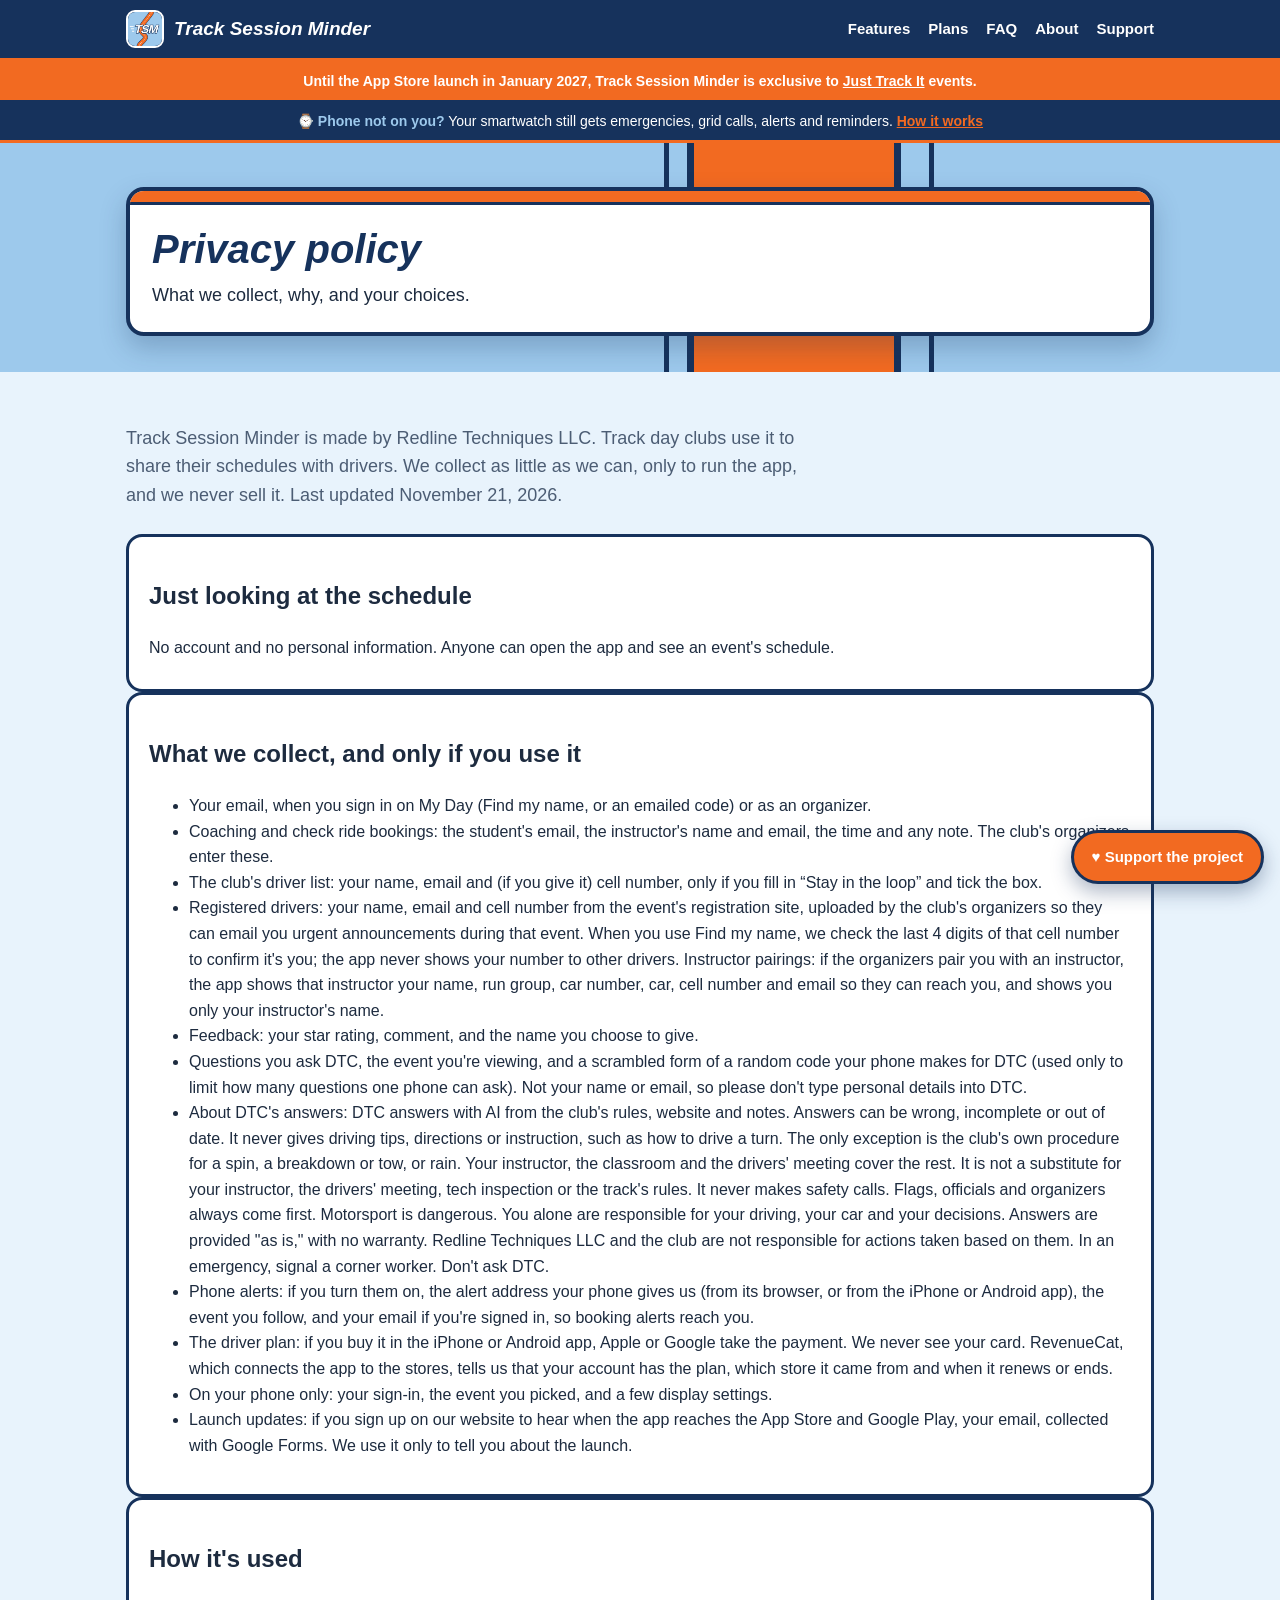
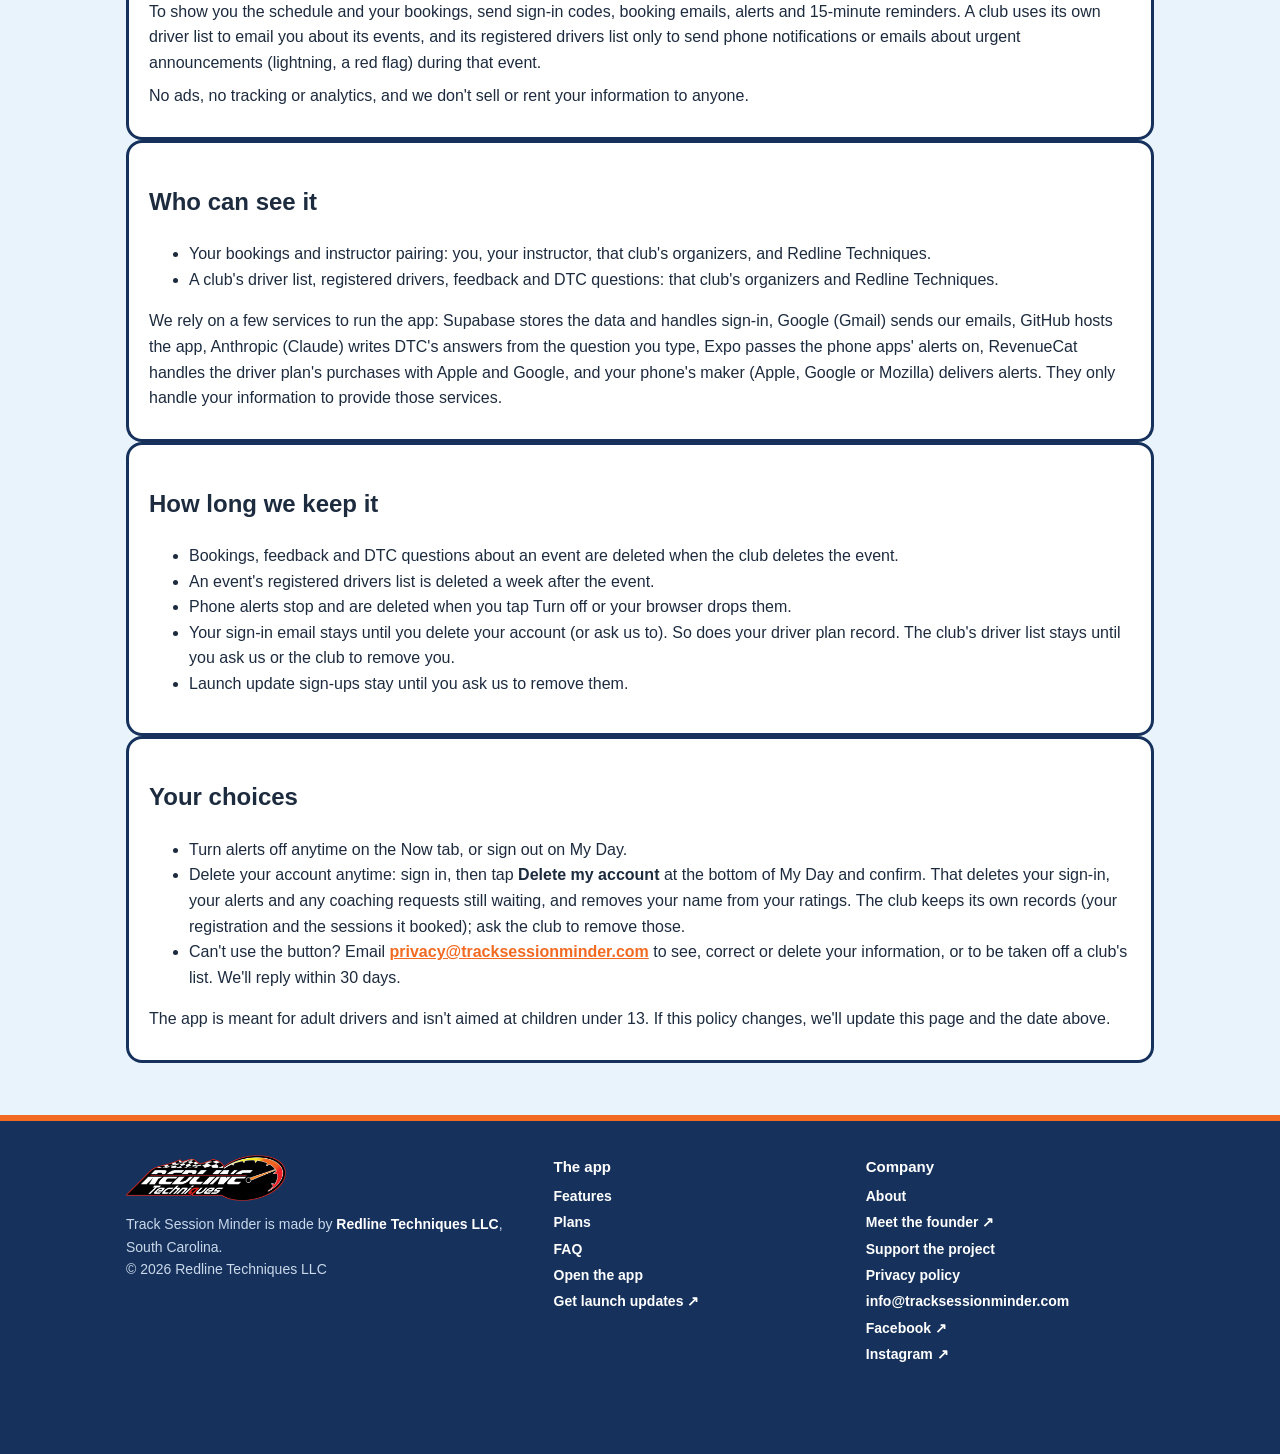
<file: privacy.html>
<!DOCTYPE html>
<html lang="en"><head><meta charset="utf-8"><meta name="viewport" content="width=device-width,initial-scale=1">
<title>Privacy Policy · Track Session Minder</title><meta name="description" content="How Track Session Minder handles your information: what we collect, why, who can see it, how long we keep it, and your choices.">
<link rel="canonical" href="https://tracksessionminder.com/privacy.html"><meta name="theme-color" content="#16325C">
<meta property="og:type" content="website"><meta property="og:site_name" content="Track Session Minder"><meta property="og:url" content="https://tracksessionminder.com/privacy.html">
<meta property="og:title" content="Privacy Policy · Track Session Minder"><meta property="og:description" content="How Track Session Minder handles your information: what we collect, why, who can see it, how long we keep it, and your choices.">
<meta property="og:image" content="https://tracksessionminder.com/img/og-image.png"><meta property="og:image:width" content="1200"><meta property="og:image:height" content="630"><meta property="og:image:alt" content="Track Session Minder, the live track day schedule app"><meta property="og:locale" content="en_US">
<meta name="twitter:card" content="summary_large_image"><meta name="twitter:title" content="Privacy Policy · Track Session Minder"><meta name="twitter:description" content="How Track Session Minder handles your information: what we collect, why, who can see it, how long we keep it, and your choices."><meta name="twitter:image" content="https://tracksessionminder.com/img/og-image.png">
<link rel="icon" href="img/apple-touch-icon.png"><link rel="apple-touch-icon" href="img/apple-touch-icon.png">
<script type="application/ld+json">
{
 "@context": "https://schema.org",
 "@graph": [
  {
   "@type": "Organization",
   "@id": "https://tracksessionminder.com/#org",
   "name": "Redline Techniques LLC",
   "url": "https://redlinetechniques.com/",
   "email": "info@tracksessionminder.com",
   "founder": {
    "@type": "Person",
    "name": "Kevin Camire",
    "url": "https://redlinetechniques.com/"
   },
   "address": {
    "@type": "PostalAddress",
    "addressRegion": "SC",
    "addressCountry": "US"
   }
  },
  {
   "@type": "WebSite",
   "@id": "https://tracksessionminder.com/#site",
   "url": "https://tracksessionminder.com/",
   "name": "Track Session Minder",
   "publisher": {
    "@id": "https://tracksessionminder.com/#org"
   }
  },
  {
   "@type": "WebPage",
   "@id": "https://tracksessionminder.com/privacy.html#page",
   "url": "https://tracksessionminder.com/privacy.html",
   "name": "Privacy Policy · Track Session Minder",
   "isPartOf": {
    "@id": "https://tracksessionminder.com/#site"
   }
  }
 ]
}
</script>
<link rel="stylesheet" href="style.css"></head><body>
<header class="top"><div class="wrap"><a class="brand" href="./"><img src="img/tsm-logo.png" alt="" width="38" height="38">Track Session Minder</a><nav><a href="features.html">Features</a><a href="plans.html">Plans</a><a href="faq.html">FAQ</a><a href="about.html">About</a><a href="support.html">Support</a></nav></div></header>
<div class="excl"><div class="wrap">Until the App Store launch in January 2027, Track Session Minder is exclusive to <a href="https://justtrackit.net">Just Track It</a> events.</div></div>
<div class="watchbar"><div class="wrap">⌚ <b>Phone not on you?</b> Your smartwatch still gets emergencies, grid calls, alerts and reminders. <a href="features.html#watch">How it works</a></div></div>
<div class="livery"><div class="wrap pagehead"><div class="panel"><div class="in"><h1>Privacy policy</h1><p>What we collect, why, and your choices.</p></div></div></div></div><section><div class="wrap"><p class="lead">Track Session Minder is made by Redline Techniques LLC. Track day clubs use it to share their schedules with drivers. We collect as little as we can, only to run the app, and we never sell it. Last updated November 21, 2026.</p>
<div class="card"><h2>Just looking at the schedule</h2>
<p>No account and no personal information. Anyone can open the app and see an event's schedule.</p>
</div>
<div class="card"><h2>What we collect, and only if you use it</h2>
<ul>
<li>Your email, when you sign in on My Day (Find my name, or an emailed code) or as an organizer.</li>
<li>Coaching and check ride bookings: the student's email, the instructor's name and email, the time and any note. The club's organizers enter these.</li>
<li>The club's driver list: your name, email and (if you give it) cell number, only if you fill in “Stay in the loop” and tick the box.</li>
<li>Registered drivers: your name, email and cell number from the event's registration site, uploaded by the club's organizers so they can email you urgent announcements during that event. When you use Find my name, we check the last 4 digits of that cell number to confirm it's you; the app never shows your number to other drivers. Instructor pairings: if the organizers pair you with an instructor, the app shows that instructor your name, run group, car number, car, cell number and email so they can reach you, and shows you only your instructor's name.</li>
<li>Feedback: your star rating, comment, and the name you choose to give.</li>
<li>Questions you ask DTC, the event you're viewing, and a scrambled form of a random code your phone makes for DTC (used only to limit how many questions one phone can ask). Not your name or email, so please don't type personal details into DTC.</li>
<li>About DTC's answers: DTC answers with AI from the club's rules, website and notes. Answers can be wrong, incomplete or out of date. It never gives driving tips, directions or instruction, such as how to drive a turn. The only exception is the club's own procedure for a spin, a breakdown or tow, or rain. Your instructor, the classroom and the drivers' meeting cover the rest. It is not a substitute for your instructor, the drivers' meeting, tech inspection or the track's rules. It never makes safety calls. Flags, officials and organizers always come first. Motorsport is dangerous. You alone are responsible for your driving, your car and your decisions. Answers are provided "as is," with no warranty. Redline Techniques LLC and the club are not responsible for actions taken based on them. In an emergency, signal a corner worker. Don't ask DTC.</li>
<li>Phone alerts: if you turn them on, the alert address your phone gives us (from its browser, or from the iPhone or Android app), the event you follow, and your email if you're signed in, so booking alerts reach you.</li>
<li>The driver plan: if you buy it in the iPhone or Android app, Apple or Google take the payment. We never see your card. RevenueCat, which connects the app to the stores, tells us that your account has the plan, which store it came from and when it renews or ends.</li>
<li>On your phone only: your sign-in, the event you picked, and a few display settings.</li>
<li>Launch updates: if you sign up on our website to hear when the app reaches the App Store and Google Play, your email, collected with Google Forms. We use it only to tell you about the launch.</li>
</ul>
</div>
<div class="card"><h2>How it's used</h2>
<p>To show you the schedule and your bookings, send sign-in codes, booking emails, alerts and 15-minute reminders. A club uses its own driver list to email you about its events, and its registered drivers list only to send phone notifications or emails about urgent announcements (lightning, a red flag) during that event.</p>
<p>No ads, no tracking or analytics, and we don't sell or rent your information to anyone.</p>
</div>
<div class="card"><h2>Who can see it</h2>
<ul>
<li>Your bookings and instructor pairing: you, your instructor, that club's organizers, and Redline Techniques.</li>
<li>A club's driver list, registered drivers, feedback and DTC questions: that club's organizers and Redline Techniques.</li>
</ul>
<p>We rely on a few services to run the app: Supabase stores the data and handles sign-in, Google (Gmail) sends our emails, GitHub hosts the app, Anthropic (Claude) writes DTC's answers from the question you type, Expo passes the phone apps' alerts on, RevenueCat handles the driver plan's purchases with Apple and Google, and your phone's maker (Apple, Google or Mozilla) delivers alerts. They only handle your information to provide those services.</p>
</div>
<div class="card"><h2>How long we keep it</h2>
<ul>
<li>Bookings, feedback and DTC questions about an event are deleted when the club deletes the event.</li>
<li>An event's registered drivers list is deleted a week after the event.</li>
<li>Phone alerts stop and are deleted when you tap Turn off or your browser drops them.</li>
<li>Your sign-in email stays until you delete your account (or ask us to). So does your driver plan record. The club's driver list stays until you ask us or the club to remove you.</li>
<li>Launch update sign-ups stay until you ask us to remove them.</li>
</ul>
</div>
<div class="card"><h2>Your choices</h2>
<ul>
<li>Turn alerts off anytime on the Now tab, or sign out on My Day.</li>
<li>Delete your account anytime: sign in, then tap <b>Delete my account</b> at the bottom of My Day and confirm. That deletes your sign-in, your alerts and any coaching requests still waiting, and removes your name from your ratings. The club keeps its own records (your registration and the sessions it booked); ask the club to remove those.</li>
<li>Can't use the button? Email <a href="mailto:privacy@tracksessionminder.com">privacy@tracksessionminder.com</a> to see, correct or delete your information, or to be taken off a club's list. We'll reply within 30 days.</li>
</ul>
<p>The app is meant for adult drivers and isn't aimed at children under 13. If this policy changes, we'll update this page and the date above.</p>
</div></div></div></section>
<footer><div class="wrap">
<div><a href="https://redlinetechniques.com/" aria-label="Redline Techniques website" style="display:inline-block;margin:0"><img src="img/redline-techniques-logo.png" alt="Redline Techniques" width="300" height="86" loading="lazy" decoding="async"></a><div>Track Session Minder is made by <a href="https://redlinetechniques.com/" style="display:inline;margin:0">Redline Techniques LLC</a>, South Carolina.</div><div>© 2026 Redline Techniques LLC</div></div>
<div><h4>The app</h4><a href="features.html">Features</a><a href="plans.html">Plans</a><a href="faq.html">FAQ</a><a href="https://kpctoy-png.github.io/Track-Session-Minder-App/">Open the app</a><a href="https://docs.google.com/forms/d/e/1FAIpQLSccAiAaE_nMLNOswQNO2KGtIUjFe5UOgbMHYStyCKjakIfU-Q/viewform" target="_blank" rel="noopener">Get launch updates ↗</a></div>
<div><h4>Company</h4><a href="about.html">About</a><a href="https://redlinetechniques.com/">Meet the founder ↗</a><a href="support.html">Support the project</a><a href="privacy.html">Privacy policy</a><a href="mailto:info@tracksessionminder.com">info@tracksessionminder.com</a><a href="https://www.facebook.com/tracksessionminder" target="_blank" rel="noopener">Facebook ↗</a><a href="https://www.instagram.com/tracksessionminder/" target="_blank" rel="noopener">Instagram ↗</a></div>
</div></footer>
<a class="float-support" href="https://ko-fi.com/tracksessionminder" target="_blank" rel="noopener">♥ Support the project</a>
</body></html>
</file>
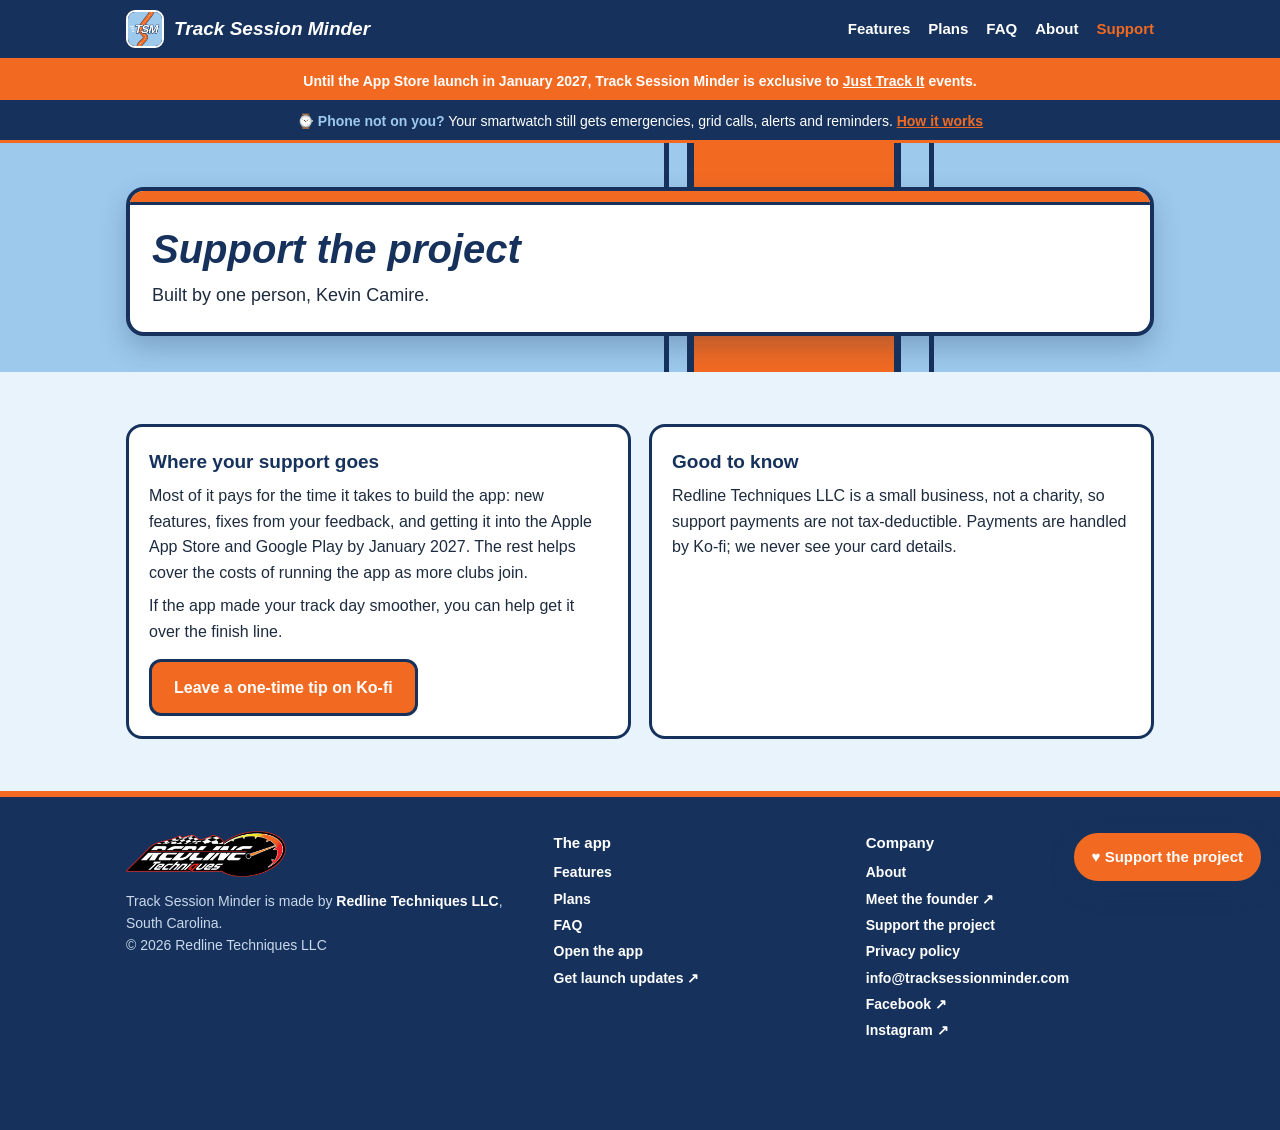
<file: support.html>
<!DOCTYPE html>
<html lang="en"><head><meta charset="utf-8"><meta name="viewport" content="width=device-width,initial-scale=1">
<title>Support the Project · Track Session Minder</title><meta name="description" content="Help get Track Session Minder, the live track day schedule app, to the App Store and Google Play. Built by one person, Kevin Camire.">
<link rel="canonical" href="https://tracksessionminder.com/support.html"><meta name="theme-color" content="#16325C">
<meta property="og:type" content="website"><meta property="og:site_name" content="Track Session Minder"><meta property="og:url" content="https://tracksessionminder.com/support.html">
<meta property="og:title" content="Support the Project · Track Session Minder"><meta property="og:description" content="Help get Track Session Minder, the live track day schedule app, to the App Store and Google Play. Built by one person, Kevin Camire.">
<meta property="og:image" content="https://tracksessionminder.com/img/og-image.png"><meta property="og:image:width" content="1200"><meta property="og:image:height" content="630"><meta property="og:image:alt" content="Track Session Minder, the live track day schedule app"><meta property="og:locale" content="en_US">
<meta name="twitter:card" content="summary_large_image"><meta name="twitter:title" content="Support the Project · Track Session Minder"><meta name="twitter:description" content="Help get Track Session Minder, the live track day schedule app, to the App Store and Google Play. Built by one person, Kevin Camire."><meta name="twitter:image" content="https://tracksessionminder.com/img/og-image.png">
<link rel="icon" href="img/apple-touch-icon.png"><link rel="apple-touch-icon" href="img/apple-touch-icon.png">
<script type="application/ld+json">
{
 "@context": "https://schema.org",
 "@graph": [
  {
   "@type": "Organization",
   "@id": "https://tracksessionminder.com/#org",
   "name": "Redline Techniques LLC",
   "url": "https://redlinetechniques.com/",
   "email": "info@tracksessionminder.com",
   "founder": {
    "@type": "Person",
    "name": "Kevin Camire",
    "url": "https://redlinetechniques.com/"
   },
   "address": {
    "@type": "PostalAddress",
    "addressRegion": "SC",
    "addressCountry": "US"
   }
  },
  {
   "@type": "WebSite",
   "@id": "https://tracksessionminder.com/#site",
   "url": "https://tracksessionminder.com/",
   "name": "Track Session Minder",
   "publisher": {
    "@id": "https://tracksessionminder.com/#org"
   }
  },
  {
   "@type": "WebPage",
   "@id": "https://tracksessionminder.com/support.html#page",
   "url": "https://tracksessionminder.com/support.html",
   "name": "Support the Project · Track Session Minder",
   "isPartOf": {
    "@id": "https://tracksessionminder.com/#site"
   }
  }
 ]
}
</script>
<link rel="stylesheet" href="style.css"></head><body>
<header class="top"><div class="wrap"><a class="brand" href="./"><img src="img/tsm-logo.png" alt="" width="38" height="38">Track Session Minder</a><nav><a href="features.html">Features</a><a href="plans.html">Plans</a><a href="faq.html">FAQ</a><a href="about.html">About</a><a href="support.html" class="on">Support</a></nav></div></header>
<div class="excl"><div class="wrap">Until the App Store launch in January 2027, Track Session Minder is exclusive to <a href="https://justtrackit.net">Just Track It</a> events.</div></div>
<div class="watchbar"><div class="wrap">⌚ <b>Phone not on you?</b> Your smartwatch still gets emergencies, grid calls, alerts and reminders. <a href="features.html#watch">How it works</a></div></div>
<div class="livery"><div class="wrap pagehead"><div class="panel"><div class="in"><h1>Support the project</h1><p>Built by one person, Kevin Camire.</p></div></div></div></div>
<section><div class="wrap grid">
<div class="card"><h3>Where your support goes</h3>
<p>Most of it pays for the time it takes to build the app: new features, fixes from your feedback, and getting it into the Apple App Store and Google Play by January 2027. The rest helps cover the costs of running the app as more clubs join.</p>
<p>If the app made your track day smoother, you can help get it over the finish line.</p>
<a class="btn" href="https://ko-fi.com/tracksessionminder">Leave a one-time tip on Ko-fi</a></div>
<div class="card"><h3>Good to know</h3>
<p>Redline Techniques LLC is a small business, not a charity, so support payments are not tax-deductible. Payments are handled by Ko-fi; we never see your card details.</p></div>
</div></section>
<footer><div class="wrap">
<div><a href="https://redlinetechniques.com/" aria-label="Redline Techniques website" style="display:inline-block;margin:0"><img src="img/redline-techniques-logo.png" alt="Redline Techniques" width="300" height="86" loading="lazy" decoding="async"></a><div>Track Session Minder is made by <a href="https://redlinetechniques.com/" style="display:inline;margin:0">Redline Techniques LLC</a>, South Carolina.</div><div>© 2026 Redline Techniques LLC</div></div>
<div><h4>The app</h4><a href="features.html">Features</a><a href="plans.html">Plans</a><a href="faq.html">FAQ</a><a href="https://kpctoy-png.github.io/Track-Session-Minder-App/">Open the app</a><a href="https://docs.google.com/forms/d/e/1FAIpQLSccAiAaE_nMLNOswQNO2KGtIUjFe5UOgbMHYStyCKjakIfU-Q/viewform" target="_blank" rel="noopener">Get launch updates ↗</a></div>
<div><h4>Company</h4><a href="about.html">About</a><a href="https://redlinetechniques.com/">Meet the founder ↗</a><a href="support.html">Support the project</a><a href="privacy.html">Privacy policy</a><a href="mailto:info@tracksessionminder.com">info@tracksessionminder.com</a><a href="https://www.facebook.com/tracksessionminder" target="_blank" rel="noopener">Facebook ↗</a><a href="https://www.instagram.com/tracksessionminder/" target="_blank" rel="noopener">Instagram ↗</a></div>
</div></footer>
<a class="float-support" href="https://ko-fi.com/tracksessionminder" target="_blank" rel="noopener">♥ Support the project</a>
</body></html>
</file>
<file: style.css>
:root{--blue:#9DC9EC;--blue-soft:#E8F3FC;--orange:#F26A21;--navy:#16325C;--ink:#1D2B3F;--muted:#4C5D74;--white:#fff;--app:#0B0B0F;--appcard:#17171D}
*{box-sizing:border-box}
html{scroll-behavior:smooth}
body{margin:0;background:var(--blue-soft);color:var(--ink);font:16px/1.6 -apple-system,BlinkMacSystemFont,"Segoe UI",Roboto,sans-serif}
a{color:var(--orange);font-weight:600}
img{max-width:100%;height:auto}
.wrap{max-width:1060px;margin:0 auto;padding:0 16px}
/* header */
.top{background:var(--navy);position:sticky;top:0;z-index:10;border-bottom:4px solid var(--orange)}
.top .wrap{display:flex;align-items:center;justify-content:space-between;gap:12px;flex-wrap:wrap;padding-top:10px;padding-bottom:10px}
.brand{display:flex;align-items:center;gap:10px;color:#fff;text-decoration:none;font-weight:900;font-style:italic;font-size:19px}
.brand img{height:38px;width:38px;border-radius:9px;border:2px solid #fff}
nav{display:flex;flex-wrap:wrap;gap:4px 18px}
nav a{color:#fff;text-decoration:none;font-weight:700;font-size:15px}
nav a.on,nav a:hover{color:var(--orange)}
/* livery band: blue with navy-edged orange stripe */
.livery{position:relative;background:var(--blue);overflow:hidden}
.livery::before,.livery::after{content:"";position:absolute;top:0;bottom:0;left:62%;pointer-events:none}
.livery::before{width:200px;margin-left:-100px;background:var(--orange);box-shadow:0 0 0 7px var(--navy)}
.livery::after{width:260px;margin-left:-130px;border-left:5px solid var(--navy);border-right:5px solid var(--navy)}
.livery>.wrap{position:relative;z-index:1}
.hero{display:grid;grid-template-columns:1.1fr .9fr;gap:32px;align-items:center;padding:56px 16px}
.hero h1{font-size:46px;line-height:1.08;margin:0 0 14px;color:var(--navy);font-weight:900;font-style:italic}
.hero p.sub{font-size:19px;color:var(--ink);margin:0 0 22px;max-width:520px}
.panel{background:#fff;border:4px solid var(--navy);border-radius:18px;overflow:hidden;box-shadow:0 12px 26px rgba(22,50,92,.25)}
.panel::before{content:"";display:block;height:11px;background:var(--orange);border-bottom:3px solid var(--navy)}
.panel>.in{padding:22px}
.btn{display:inline-block;background:var(--orange);color:#fff;font-weight:800;text-decoration:none;padding:13px 22px;border-radius:12px;border:3px solid var(--navy);margin:6px 8px 0 0}
.btn.alt{background:#fff;color:var(--navy)}
.note{font-size:14px;color:var(--muted)}
/* sections */
section{padding:52px 0}
section.alt{background:#fff}
h2.title{font-size:32px;line-height:1.15;color:var(--navy);font-weight:900;font-style:italic;margin:0 0 6px}
.rule{width:56px;height:5px;border-radius:3px;background:var(--orange);margin:10px 0 18px}
p.lead{font-size:18px;color:var(--muted);max-width:700px;margin:0 0 24px}
.grid{display:grid;grid-template-columns:repeat(auto-fit,minmax(260px,1fr));gap:18px}
.card{background:#fff;border:3px solid var(--navy);border-radius:16px;padding:20px;overflow:hidden;position:relative}
section.alt .card{background:var(--blue-soft)}
.card h3{margin:0 0 6px;color:var(--navy);font-size:19px}
.card p{margin:0 0 8px}
.card .ico{display:inline-flex;align-items:center;justify-content:center;width:42px;height:42px;border-radius:12px;background:var(--orange);color:#fff;font-size:22px;margin-bottom:10px;border:2px solid var(--navy)}
ul.ticks{list-style:none;padding:0;margin:0}
ul.ticks li{padding-left:26px;position:relative;margin:6px 0}
ul.ticks li::before{content:"";position:absolute;left:0;top:7px;width:14px;height:14px;border-radius:4px;background:var(--orange);border:2px solid var(--navy)}
.steps{counter-reset:s;display:grid;grid-template-columns:repeat(auto-fit,minmax(240px,1fr));gap:18px}
.step{background:#fff;border:3px solid var(--navy);border-radius:16px;padding:20px 20px 20px 74px;position:relative}
.step::before{counter-increment:s;content:counter(s);position:absolute;left:18px;top:18px;width:40px;height:40px;border-radius:50%;background:var(--navy);color:#fff;font-weight:900;font-size:20px;display:flex;align-items:center;justify-content:center;border:3px solid var(--orange)}
.step h3{margin:0 0 4px;color:var(--navy)}
.split{display:grid;grid-template-columns:1fr 1fr;gap:36px;align-items:center}
/* phone mockups (the app itself is dark) */
.phones{display:flex;justify-content:center;gap:16px;flex-wrap:wrap}
.phone{width:250px;background:var(--app);border:9px solid var(--navy);border-radius:36px;padding:14px 12px 18px;color:#F5F5F7;box-shadow:0 18px 36px rgba(22,50,92,.35);font-size:13px;line-height:1.35}
.phone.tilt{transform:rotate(3deg)}
.shotwrap{display:flex;flex-direction:column;align-items:center}
.shot{width:250px;border:9px solid var(--navy);border-radius:36px;overflow:hidden;box-shadow:0 18px 36px rgba(22,50,92,.35);background:#0B0B0F;line-height:0}
.shot img{width:100%;height:auto;display:block}
.shot-cap{max-width:250px;margin:10px 0 0;font-size:12px;color:var(--muted,#5b6b80);text-align:center}
.phone .bar{display:flex;justify-content:space-between;font-weight:700;color:#9DC9EC;font-size:11px;margin:0 4px 8px}
.phone .tt{font-size:15px;font-weight:800;margin:0 4px 8px}
.phone .ev{display:flex;gap:8px;align-items:center;margin:0 4px 10px}
.phone .ev .logo{width:34px;height:34px;border-radius:8px;background:#9DC9EC;border:2px solid #F26A21;flex:none}
.phone .ev b{display:block;font-size:13px}
.phone .ev small{color:#9DC9EC;font-size:11px}
.phone .clock{font-size:30px;font-weight:900;margin:2px 4px 8px}
.mc{background:var(--appcard);border-radius:12px;padding:9px 11px;margin-bottom:8px;border-left:5px solid #9DC9EC}
.mc .k{font-size:10px;letter-spacing:.06em;color:#9A9AA5;font-weight:700}
.mc .n{font-size:17px;font-weight:800}
.mc .t{color:#B8B8C2;font-size:12px}
.mc .c{color:#F26A21;font-weight:800;font-size:14px;margin-top:2px}
.mc.now{outline:2px solid #F26A21}
.mc.g1{border-left-color:#7FD38B}.mc.g2{border-left-color:#F2D16B}.mc.g3{border-left-color:#F28B8B}.mc.g4{border-left-color:#9DC9EC}
.mc.dim{opacity:.45}
.alert{background:#F26A21;color:#fff;border-radius:12px;padding:10px 12px;margin-bottom:10px;font-weight:600;border:2px solid #fff}
.alert b{display:block;font-size:13px}
.tabs{display:flex;justify-content:space-around;border-top:1px solid #2B2B33;margin-top:10px;padding-top:8px;font-size:10px;color:#9A9AA5}
.tabs .on{color:#F26A21;font-weight:800}
.chat{background:var(--appcard);border-radius:12px;padding:9px 11px;margin-bottom:8px}
.chat.me{background:#22324A;margin-left:30px}
/* tables + faq */
table{width:100%;border-collapse:separate;border-spacing:0;background:#fff;border:3px solid var(--navy);border-radius:16px;overflow:hidden;font-size:15px}
th,td{padding:10px 12px;text-align:center;border-bottom:1px solid #D6E4F1}
th{background:var(--navy);color:#fff}
td:first-child,th:first-child{text-align:left}
tr:last-child td{border-bottom:0}
td.y{color:var(--orange);font-weight:900}
td.n{color:#A9B6C6}
.tablewrap{overflow-x:auto}
details{background:#fff;border:3px solid var(--navy);border-radius:14px;margin-bottom:12px;padding:0 18px}
summary{cursor:pointer;font-weight:800;color:var(--navy);padding:14px 0;list-style:none}
summary::after{content:"+";float:right;color:var(--orange);font-weight:900}
details[open] summary::after{content:"–"}
details p{margin:0 0 14px}
.pagehead{padding:44px 16px 36px}
.pagehead h1{font-size:40px;line-height:1.1;margin:0 0 10px;color:var(--navy);font-weight:900;font-style:italic}
.pagehead p{font-size:18px;max-width:640px;margin:0}
.pagehead .panel{max-width:720px}
/* footer */
footer{background:var(--navy);color:#C9D8EA;border-top:6px solid var(--orange);padding:34px 0;font-size:14px}
footer .wrap{display:grid;grid-template-columns:1.4fr 1fr 1fr;gap:24px}
footer a{color:#fff;font-weight:600;text-decoration:none;display:block;margin:4px 0}
footer h4{color:#fff;margin:0 0 6px;font-size:15px}
footer img{height:46px;width:auto;margin-bottom:6px}
@media(max-width:820px){.hero,.split{grid-template-columns:1fr}.hero h1{font-size:36px}.livery::before,.livery::after{left:80%}footer .wrap{grid-template-columns:1fr}}
@media(max-width:520px){.hero{padding:36px 16px}.hero h1{font-size:31px}h2.title{font-size:26px}.pagehead h1{font-size:30px}.phone{width:230px}.shot{width:230px}.phone.tilt{transform:none}nav{gap:4px 14px}nav a{font-size:14px}}
.excl{background:var(--orange);color:#fff;font-weight:700;font-size:14px;text-align:center;border-bottom:3px solid var(--navy)}
.excl .wrap{padding-top:8px;padding-bottom:8px}
.excl a{color:#fff;text-decoration:underline}
p,li,h1,h2,h3{text-wrap:pretty}
.excl-note{margin:16px 0 0;background:var(--navy);color:var(--blue);font-weight:800;font-size:15px;line-height:1.45;padding:12px 14px;border-radius:12px;border-left:6px solid var(--orange)}
.excl-note a{color:var(--orange)}
.excl{font-weight:800}
.step{padding:20px}
.step::before{position:static;margin-bottom:12px}
.float-support{position:fixed;right:16px;bottom:16px;z-index:20;background:var(--orange);color:#fff;font-weight:800;text-decoration:none;padding:12px 18px;border-radius:999px;border:3px solid var(--navy);box-shadow:0 8px 20px rgba(22,50,92,.35);font-size:15px}
.float-support:hover{background:var(--navy);color:#fff;border-color:var(--orange)}
footer{padding-bottom:84px}
@media(max-width:520px){.float-support{right:12px;bottom:12px;padding:10px 14px;font-size:14px}}
.split.wide{grid-template-columns:1.8fr 1fr;gap:28px}
.split.wide.rev{grid-template-columns:1fr 1.8fr}
@media(max-width:820px){.split.wide,.split.wide.rev{grid-template-columns:1fr}}
.pagehead .panel{max-width:none}
/* smartwatch mockup */
.watch{width:220px;background:var(--navy);border-radius:58px;padding:14px;box-shadow:0 18px 36px rgba(22,50,92,.35);position:relative;margin:36px 0}
.watch::before,.watch::after{content:"";position:absolute;left:50%;width:120px;margin-left:-60px;height:36px;background:#22324A}
.watch::before{top:-36px;border-radius:16px 16px 0 0}
.watch::after{bottom:-36px;border-radius:0 0 16px 16px}
.watch .face{background:var(--app);border-radius:46px;padding:16px 14px 18px;color:#F5F5F7;font-size:12px;line-height:1.3}
.watch .wt{text-align:right;font-weight:800;color:#9DC9EC;font-size:13px;margin:0 6px 8px}
.watch .wn{background:var(--appcard);border-radius:14px;padding:8px 10px;margin-bottom:7px}
.watch .wn b{display:block;font-size:11px;color:#9DC9EC;margin-bottom:2px}
.watch .wn.emg{background:#B3261E;border:2px solid #F26A21}
.watch .wn.emg b{color:#fff}
/* "phone not on you?" watch callouts */
.watchbar{background:var(--navy);color:#fff;font-size:14px;text-align:center;border-bottom:3px solid var(--orange)}
.watchbar .wrap{padding-top:7px;padding-bottom:7px}
.watchbar b{color:var(--blue)}
.watchbar a{color:var(--orange);white-space:nowrap}
.callout{background:var(--navy);color:#fff;border-left:6px solid var(--orange);border-radius:12px;padding:12px 14px;margin:0 0 14px;font-size:16px}
.callout b{color:var(--blue);display:block}
section.watchcall{background:#fff;border-bottom:4px solid var(--orange)}
#watch{scroll-margin-top:70px}

/* founder card (about page) */
.founder-card{display:flex;gap:16px;align-items:center;background:#fff;border:2px solid var(--navy);border-left:8px solid var(--orange);border-radius:10px;padding:14px 16px;margin:18px 0}
.founder-card img{width:84px;height:84px;object-fit:cover;border-radius:50%;flex:none}
.founder-card a{font-weight:700}
.callout.prelim{background:#FFF4EC;color:var(--ink);border:2px solid var(--orange);border-left-width:6px}
.callout.prelim b{color:#B4470C}
.card .tag{display:inline-block;vertical-align:middle;font-size:11px;font-weight:800;letter-spacing:.03em;text-transform:uppercase;background:#FFF4EC;color:#B4470C;border:1.5px solid var(--orange);border-radius:999px;padding:1px 8px;margin-left:6px}
.card p.ex{background:var(--blue-soft);border-radius:10px;padding:10px 12px;font-size:15px;margin-top:10px}
section.alt .card p.ex{background:#fff}

/* Proven at the track */
.stats{display:grid;grid-template-columns:repeat(4,1fr);gap:12px;margin:18px 0}
.stat{background:var(--navy);color:#fff;border-radius:14px;padding:14px 12px;text-align:center;border-bottom:5px solid var(--orange)}
.stat b{display:block;font-size:34px;line-height:1.1;color:var(--blue)}
.stat span{font-size:14px}
.events{display:grid;grid-template-columns:3fr 2fr;gap:16px;margin-bottom:12px}
.ev{background:var(--blue-soft);border:3px solid var(--navy);border-radius:14px;padding:16px 18px}
.ev .when{font-size:13px;font-weight:700;color:var(--orange);text-transform:uppercase;letter-spacing:.04em}
.ev h3{margin:4px 0 8px;color:var(--navy);font-size:19px}
.ev p{margin:0}
.did{margin:0;padding-left:20px}.did li{margin:4px 0}
@media(max-width:820px){.events{grid-template-columns:1fr}.stats{grid-template-columns:repeat(2,1fr)}}
.pricebox{background:#fff;border:3px solid var(--navy);border-left:8px solid var(--orange);border-radius:16px;padding:18px 20px;margin:0 0 18px;max-width:560px}
.pricebox .pb-name{font-weight:800;color:var(--navy);font-size:18px;text-transform:uppercase;letter-spacing:.04em}
.pricebox .pb-price{font-size:42px;font-weight:900;color:var(--navy);line-height:1.1;margin:4px 0 8px}
.pricebox .pb-price span{font-size:18px;font-weight:700;color:var(--muted)}
.pricebox p{margin:0;font-size:15px;color:var(--ink)}
</file>
